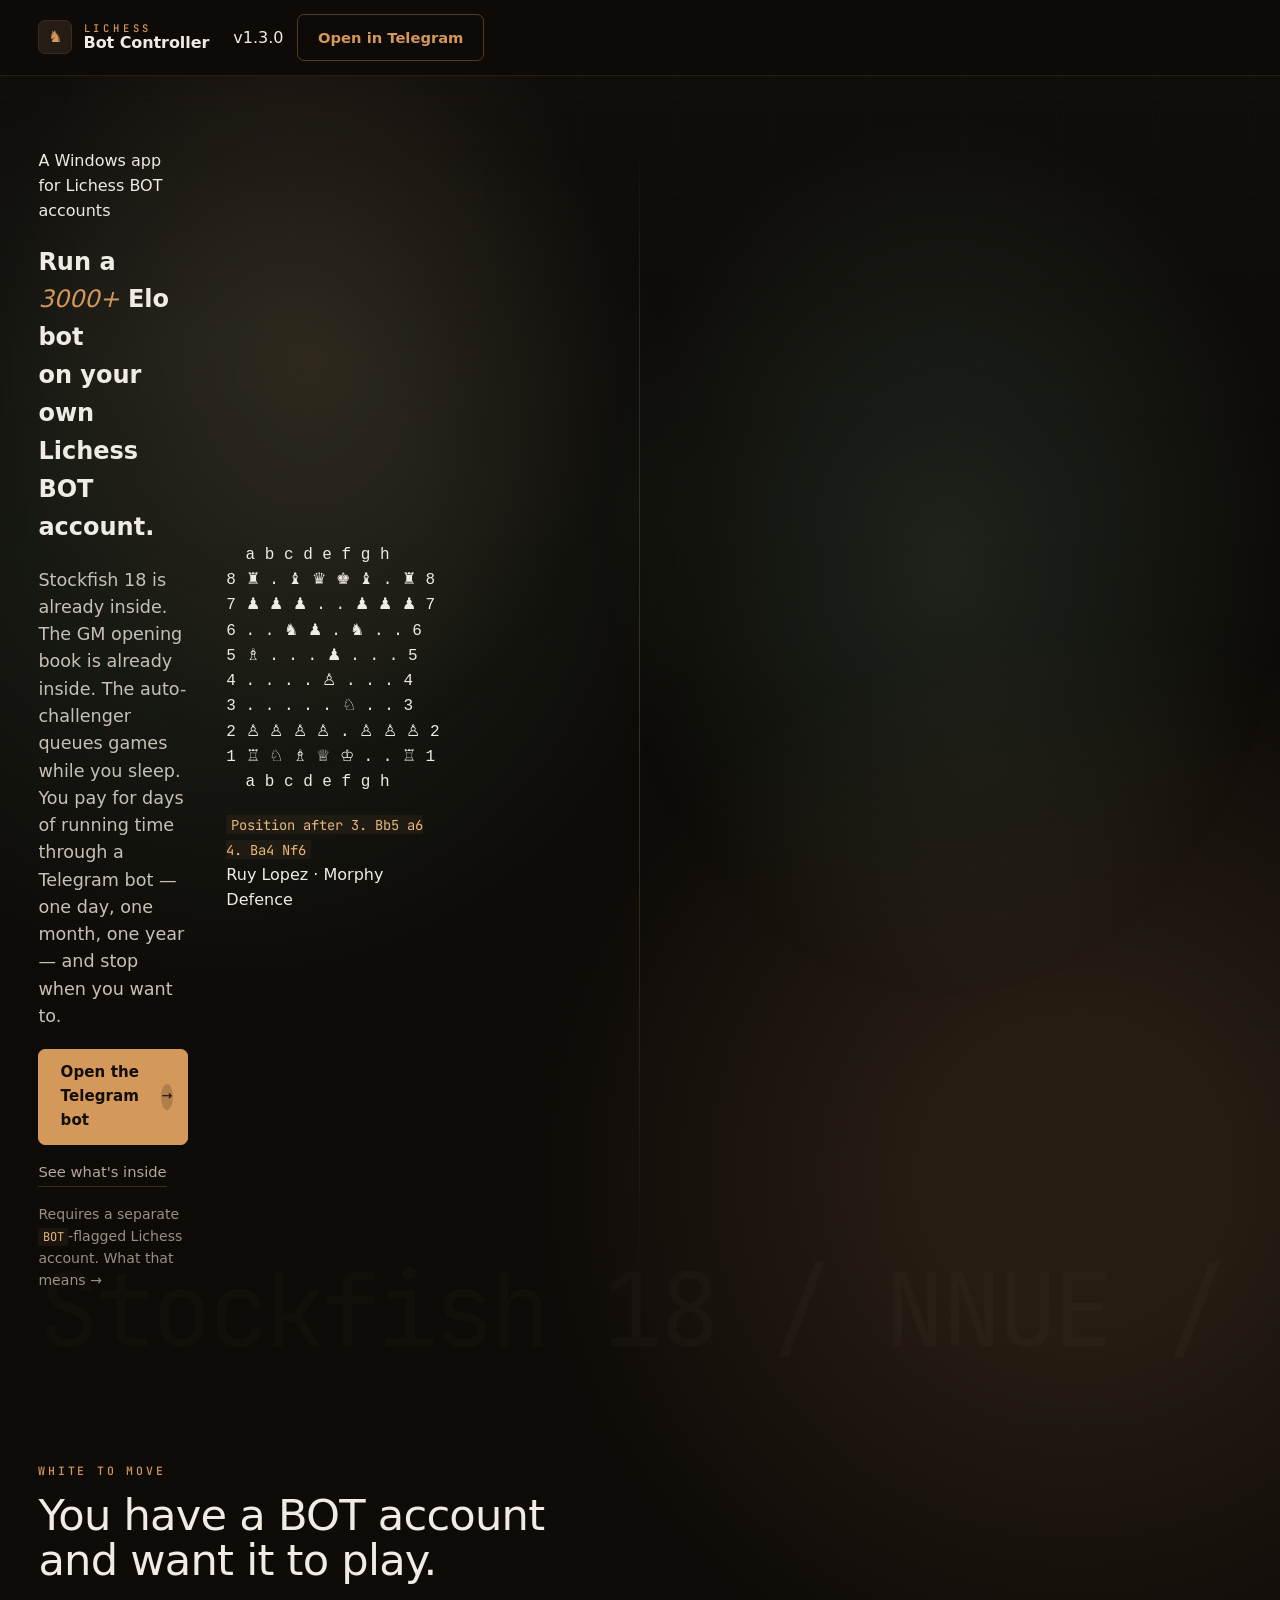
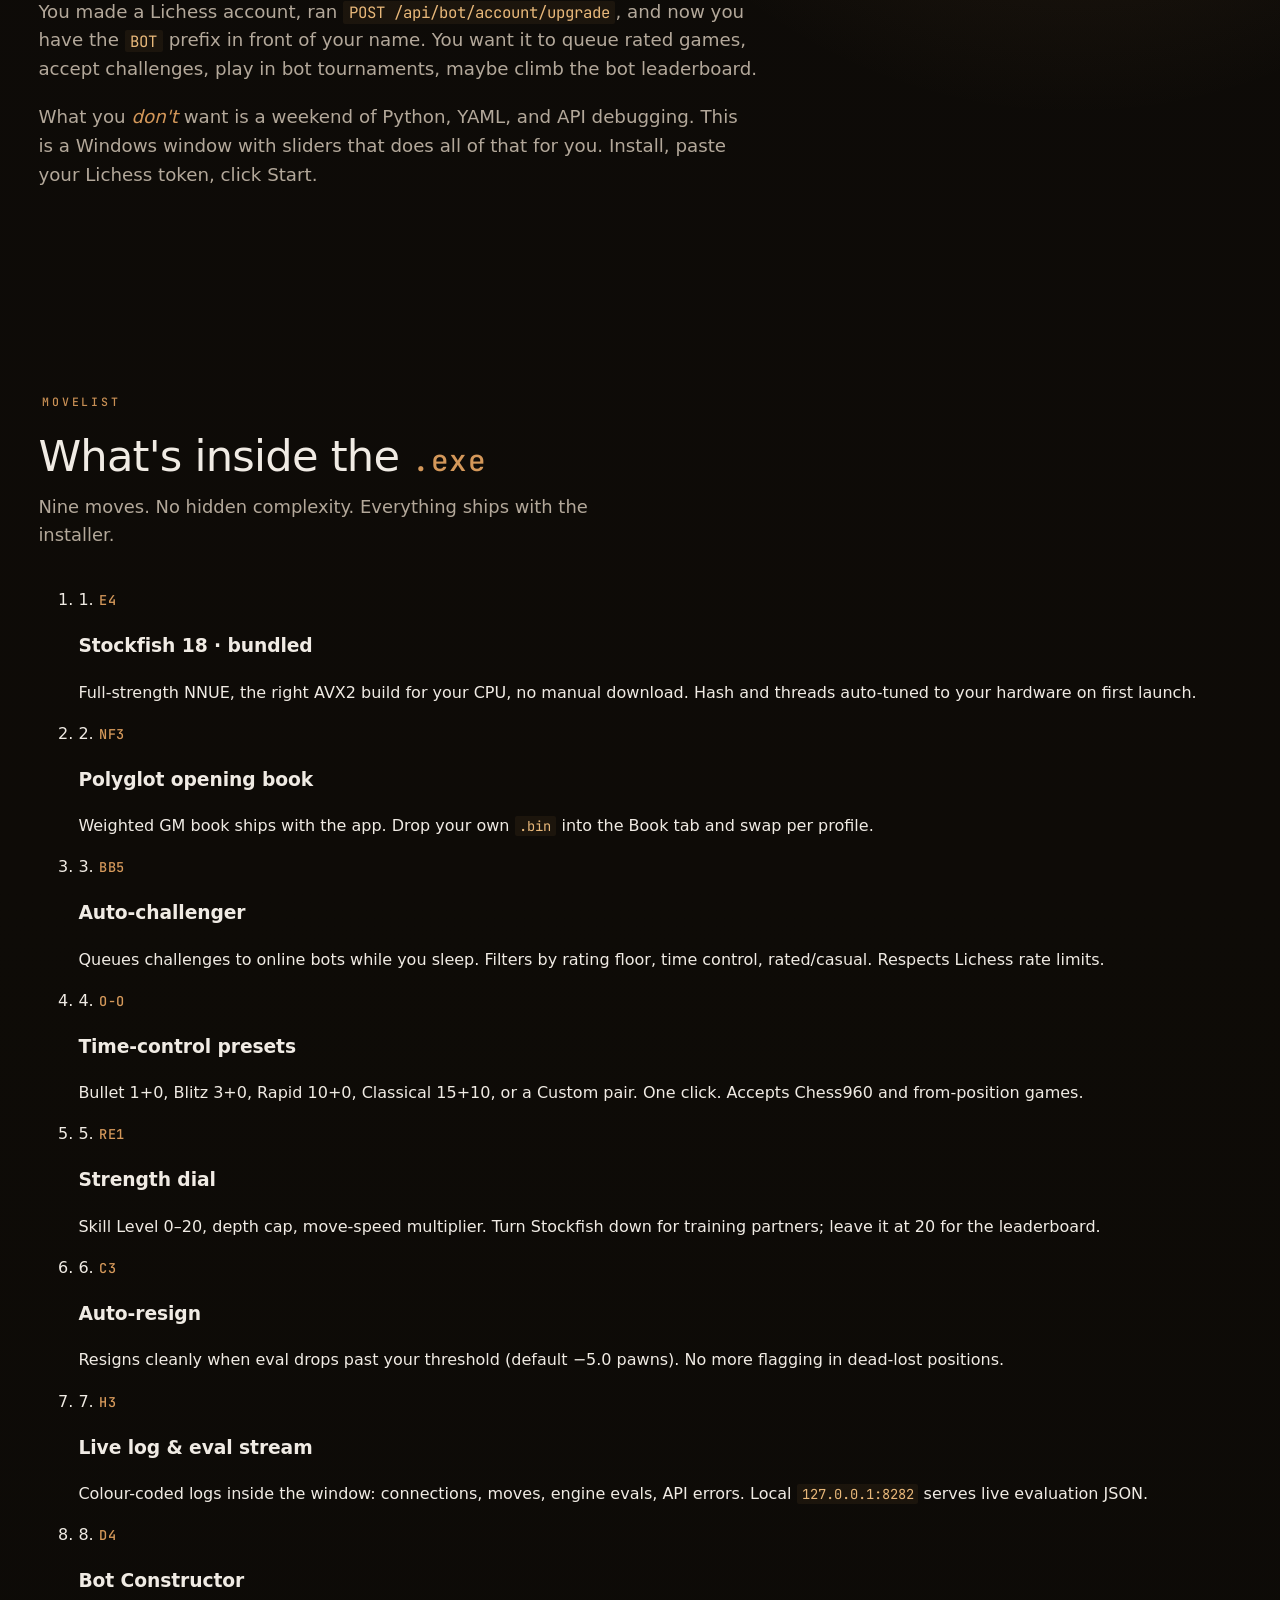
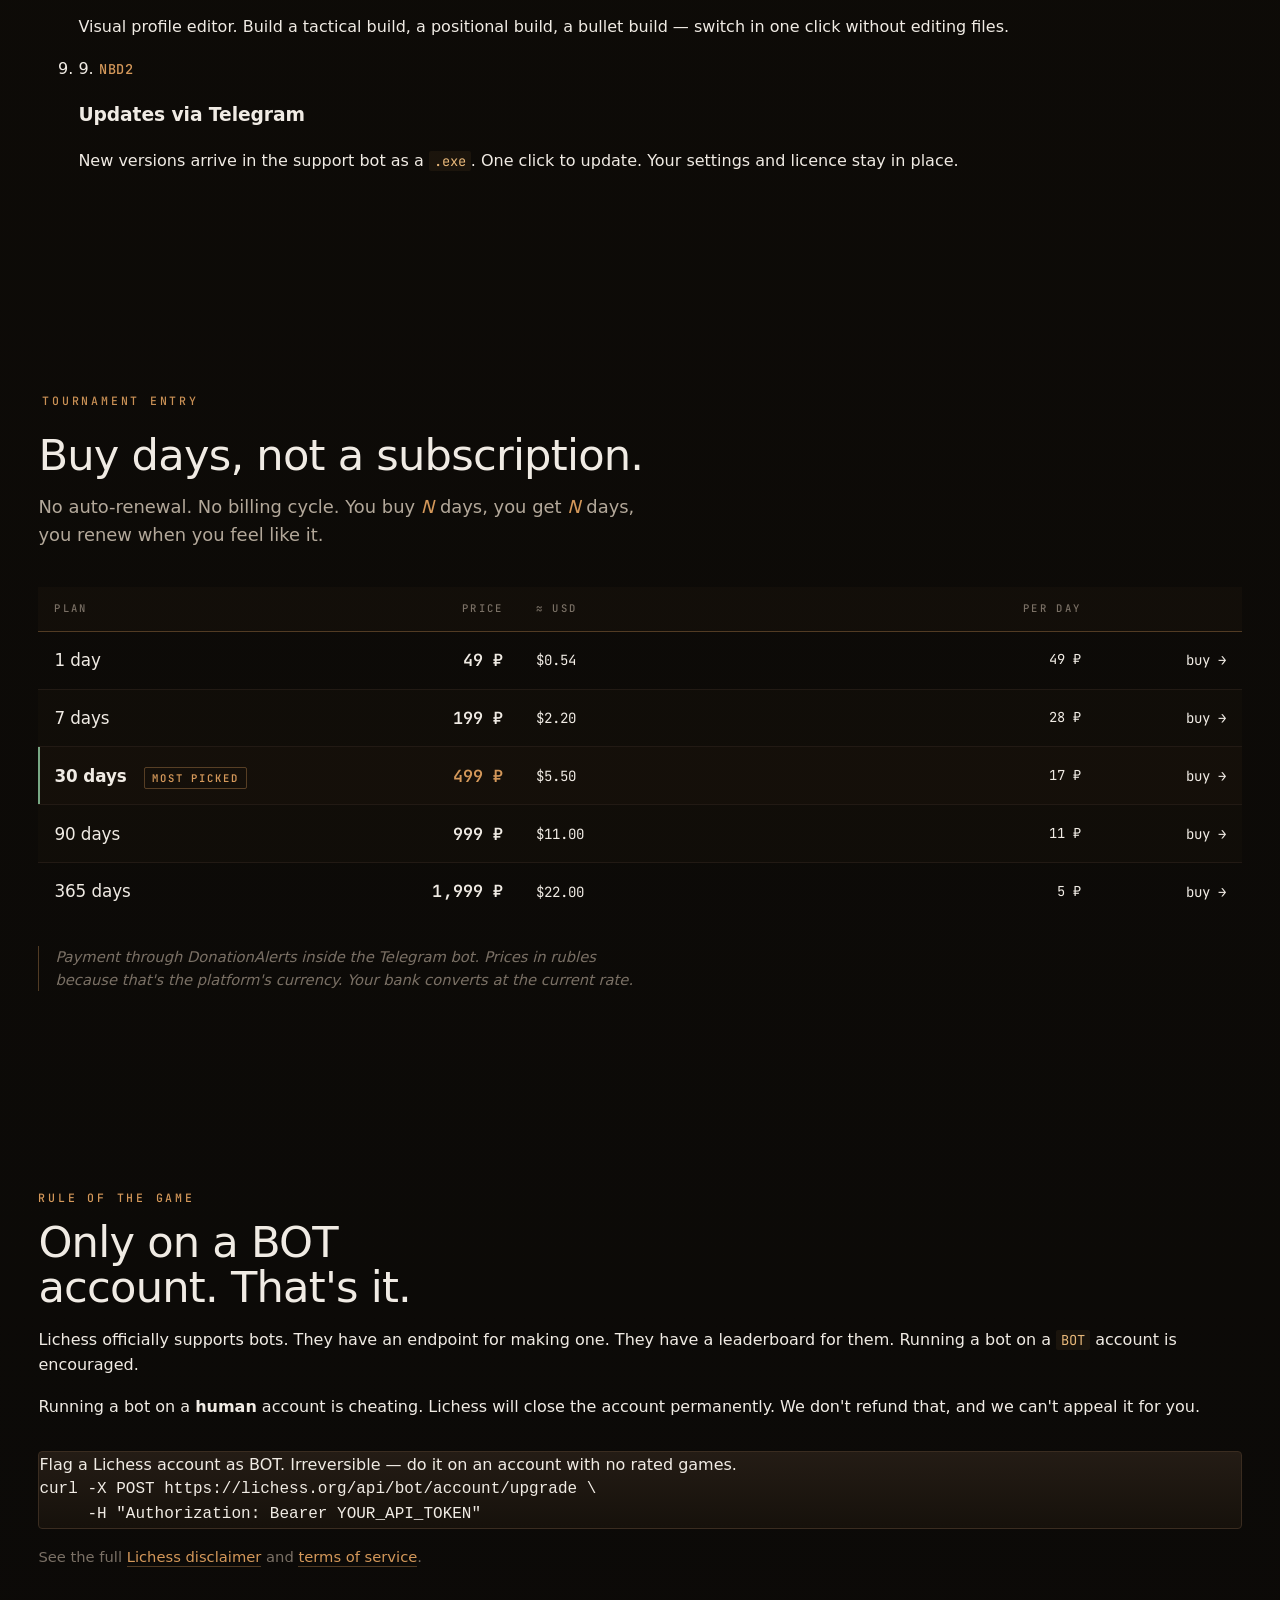
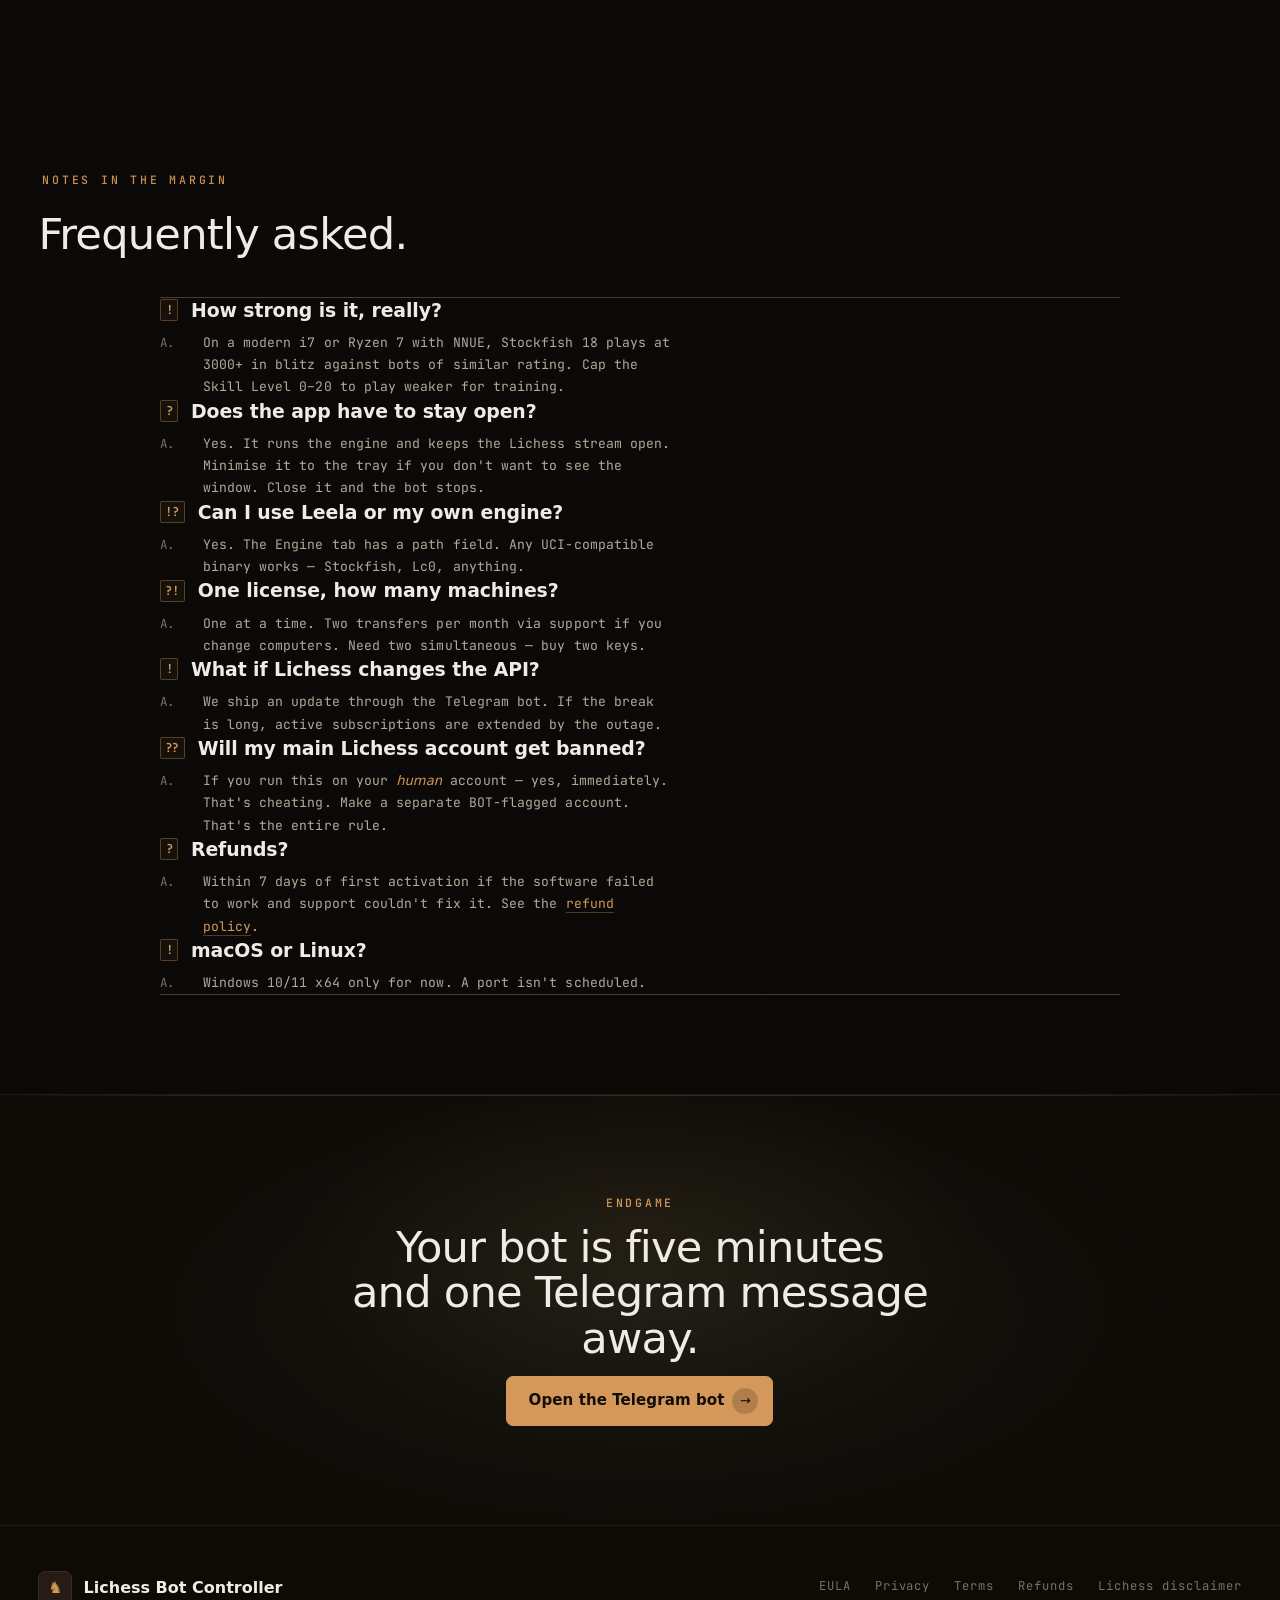
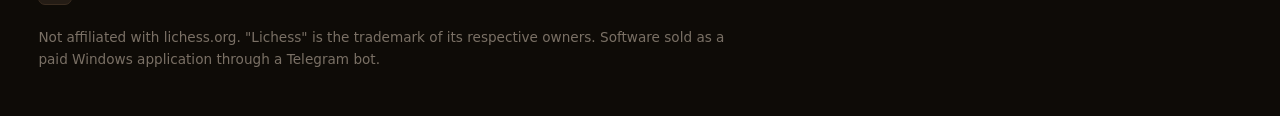
<file: index.legacy.html>
<!doctype html>
<html lang="en">
<head>
<meta charset="utf-8">
<meta name="viewport" content="width=device-width,initial-scale=1">
<title>Lichess Bot Controller</title>
<meta name="description" content="Windows app that runs Stockfish 18 on your Lichess BOT account. Subscribe via Telegram.">
<link rel="preconnect" href="https://fonts.googleapis.com">
<link rel="preconnect" href="https://fonts.gstatic.com" crossorigin>
<link href="https://fonts.googleapis.com/css2?family=Fraunces:ital,opsz,wght@0,9..144,400;0,9..144,500;0,9..144,600;0,9..144,700;1,9..144,400;1,9..144,500&family=Inter:wght@400;500;600;700&family=JetBrains+Mono:wght@400;500;600&display=swap" rel="stylesheet">
<link rel="stylesheet" href="styles.css">
</head>
<body>

<div class="bg-board"></div>

<nav class="topbar">
  <div class="topbar-inner">
    <a href="#" class="brand">
      <span class="brand-glyph">♞</span>
      <span class="brand-wordmark">
        <span class="brand-word">Lichess</span>
        <span class="brand-sub">Bot Controller</span>
      </span>
    </a>
    <div class="topbar-right">
      <span class="clock">v1.3.0</span>
      <a href="https://t.me/LichessBotDownoloaderbot" class="btn-ghost" target="_blank" rel="noopener">Open in Telegram</a>
    </div>
  </div>
  <div class="square-rule"></div>
</nav>

<main>

<section class="hero">
  <div class="wrap hero-grid">
    <div class="hero-col">
      <div class="eyebrow">A Windows app for Lichess BOT accounts</div>
      <h1>
        Run a <em>3000+</em> Elo bot<br>
        on your own Lichess<br>
        BOT account.
      </h1>
      <p class="hero-lede">
        Stockfish 18 is already inside. The GM opening book is already inside. The auto-challenger queues games while you sleep. You pay for days of running time through a Telegram bot — one day, one month, one year — and stop when you want to.
      </p>
      <div class="hero-actions">
        <a href="https://t.me/LichessBotDownoloaderbot" class="btn-primary" target="_blank" rel="noopener">
          Open the Telegram bot
          <span class="arrow">→</span>
        </a>
        <a href="#moves" class="btn-link">See what's inside</a>
      </div>
      <p class="hero-foot">
        Requires a separate <span class="mono">BOT</span>-flagged Lichess account. <a href="#legality">What that means →</a>
      </p>
    </div>

    <div class="hero-col hero-diagram" aria-hidden="true">
<pre class="ascii-board">
  a b c d e f g h
8 ♜ . ♝ ♛ ♚ ♝ . ♜ 8
7 ♟ ♟ ♟ . . ♟ ♟ ♟ 7
6 . . ♞ ♟ . ♞ . . 6
5 ♗ . . . ♟ . . . 5
4 . . . . ♙ . . . 4
3 . . . . . ♘ . . 3
2 ♙ ♙ ♙ ♙ . ♙ ♙ ♙ 2
1 ♖ ♘ ♗ ♕ ♔ . . ♖ 1
  a b c d e f g h
</pre>
      <div class="diagram-caption">
        <span class="mono">Position after 3. Bb5 a6 4. Ba4 Nf6</span><br>
        Ruy Lopez · Morphy Defence
      </div>
    </div>
  </div>
  <div class="square-rule"></div>
</section>

<section class="about">
  <div class="wrap two-col">
    <div>
      <div class="label">White to move</div>
      <h2>You have a BOT account<br>and want it to play.</h2>
    </div>
    <div class="about-body">
      <p>
        You made a Lichess account, ran <code>POST /api/bot/account/upgrade</code>, and now you have the <span class="mono">BOT</span> prefix in front of your name. You want it to queue rated games, accept challenges, play in bot tournaments, maybe climb the bot leaderboard.
      </p>
      <p>
        What you <em>don't</em> want is a weekend of Python, YAML, and API debugging. This is a Windows window with sliders that does all of that for you. Install, paste your Lichess token, click Start.
      </p>
    </div>
  </div>
  <div class="square-rule"></div>
</section>

<section id="moves" class="moves">
  <div class="wrap">
    <div class="section-head">
      <div class="label">Movelist</div>
      <h2>What's inside the <span class="sh">.exe</span></h2>
      <p class="section-lede">Nine moves. No hidden complexity. Everything ships with the installer.</p>
    </div>

    <ol class="move-list">
      <li>
        <span class="move-num">1.</span>
        <span class="move-san">e4</span>
        <div class="move-body">
          <h3>Stockfish 18 · bundled</h3>
          <p>Full-strength NNUE, the right AVX2 build for your CPU, no manual download. Hash and threads auto-tuned to your hardware on first launch.</p>
        </div>
      </li>
      <li>
        <span class="move-num">2.</span>
        <span class="move-san">Nf3</span>
        <div class="move-body">
          <h3>Polyglot opening book</h3>
          <p>Weighted GM book ships with the app. Drop your own <code>.bin</code> into the Book tab and swap per profile.</p>
        </div>
      </li>
      <li>
        <span class="move-num">3.</span>
        <span class="move-san">Bb5</span>
        <div class="move-body">
          <h3>Auto-challenger</h3>
          <p>Queues challenges to online bots while you sleep. Filters by rating floor, time control, rated/casual. Respects Lichess rate limits.</p>
        </div>
      </li>
      <li>
        <span class="move-num">4.</span>
        <span class="move-san">O-O</span>
        <div class="move-body">
          <h3>Time-control presets</h3>
          <p>Bullet 1+0, Blitz 3+0, Rapid 10+0, Classical 15+10, or a Custom pair. One click. Accepts Chess960 and from-position games.</p>
        </div>
      </li>
      <li>
        <span class="move-num">5.</span>
        <span class="move-san">Re1</span>
        <div class="move-body">
          <h3>Strength dial</h3>
          <p>Skill Level 0–20, depth cap, move-speed multiplier. Turn Stockfish down for training partners; leave it at 20 for the leaderboard.</p>
        </div>
      </li>
      <li>
        <span class="move-num">6.</span>
        <span class="move-san">c3</span>
        <div class="move-body">
          <h3>Auto-resign</h3>
          <p>Resigns cleanly when eval drops past your threshold (default −5.0 pawns). No more flagging in dead-lost positions.</p>
        </div>
      </li>
      <li>
        <span class="move-num">7.</span>
        <span class="move-san">h3</span>
        <div class="move-body">
          <h3>Live log &amp; eval stream</h3>
          <p>Colour-coded logs inside the window: connections, moves, engine evals, API errors. Local <code>127.0.0.1:8282</code> serves live evaluation JSON.</p>
        </div>
      </li>
      <li>
        <span class="move-num">8.</span>
        <span class="move-san">d4</span>
        <div class="move-body">
          <h3>Bot Constructor</h3>
          <p>Visual profile editor. Build a tactical build, a positional build, a bullet build — switch in one click without editing files.</p>
        </div>
      </li>
      <li>
        <span class="move-num">9.</span>
        <span class="move-san">Nbd2</span>
        <div class="move-body">
          <h3>Updates via Telegram</h3>
          <p>New versions arrive in the support bot as a <code>.exe</code>. One click to update. Your settings and licence stay in place.</p>
        </div>
      </li>
    </ol>
  </div>
  <div class="square-rule"></div>
</section>

<section id="pricing" class="pricing">
  <div class="wrap">
    <div class="section-head">
      <div class="label">Tournament entry</div>
      <h2>Buy days, not a subscription.</h2>
      <p class="section-lede">No auto-renewal. No billing cycle. You buy <em>N</em> days, you get <em>N</em> days, you renew when you feel like it.</p>
    </div>

    <table class="crosstable">
      <thead>
        <tr>
          <th class="col-plan">Plan</th>
          <th class="col-price">Price</th>
          <th class="col-usd">≈ USD</th>
          <th class="col-day">Per day</th>
          <th class="col-act"></th>
        </tr>
      </thead>
      <tbody>
        <tr>
          <td class="col-plan">1 day</td>
          <td class="col-price">49 ₽</td>
          <td class="col-usd">$0.54</td>
          <td class="col-day">49 ₽</td>
          <td class="col-act"><a href="https://t.me/LichessBotDownoloaderbot" target="_blank" rel="noopener">buy →</a></td>
        </tr>
        <tr>
          <td class="col-plan">7 days</td>
          <td class="col-price">199 ₽</td>
          <td class="col-usd">$2.20</td>
          <td class="col-day">28 ₽</td>
          <td class="col-act"><a href="https://t.me/LichessBotDownoloaderbot" target="_blank" rel="noopener">buy →</a></td>
        </tr>
        <tr class="row-hi">
          <td class="col-plan">30 days <span class="pick">most picked</span></td>
          <td class="col-price">499 ₽</td>
          <td class="col-usd">$5.50</td>
          <td class="col-day">17 ₽</td>
          <td class="col-act"><a href="https://t.me/LichessBotDownoloaderbot" target="_blank" rel="noopener">buy →</a></td>
        </tr>
        <tr>
          <td class="col-plan">90 days</td>
          <td class="col-price">999 ₽</td>
          <td class="col-usd">$11.00</td>
          <td class="col-day">11 ₽</td>
          <td class="col-act"><a href="https://t.me/LichessBotDownoloaderbot" target="_blank" rel="noopener">buy →</a></td>
        </tr>
        <tr>
          <td class="col-plan">365 days</td>
          <td class="col-price">1,999 ₽</td>
          <td class="col-usd">$22.00</td>
          <td class="col-day">5 ₽</td>
          <td class="col-act"><a href="https://t.me/LichessBotDownoloaderbot" target="_blank" rel="noopener">buy →</a></td>
        </tr>
      </tbody>
    </table>
    <p class="note">Payment through DonationAlerts inside the Telegram bot. Prices in rubles because that's the platform's currency. Your bank converts at the current rate.</p>
  </div>
  <div class="square-rule"></div>
</section>

<section id="legality" class="legality">
  <div class="wrap two-col">
    <div>
      <div class="label">Rule of the game</div>
      <h2>Only on a BOT<br>account. That's it.</h2>
    </div>
    <div class="legality-body">
      <p>
        Lichess officially supports bots. They have an endpoint for making one. They have a leaderboard for them. Running a bot on a <span class="mono">BOT</span> account is encouraged.
      </p>
      <p>
        Running a bot on a <strong>human</strong> account is cheating. Lichess will close the account permanently. We don't refund that, and we can't appeal it for you.
      </p>
      <figure class="code">
        <figcaption>Flag a Lichess account as BOT. Irreversible — do it on an account with no rated games.</figcaption>
<pre>curl -X POST https://lichess.org/api/bot/account/upgrade \
     -H "Authorization: Bearer YOUR_API_TOKEN"</pre>
      </figure>
      <p class="foot">
        See the full <a href="legal/lichess-disclaimer.html">Lichess disclaimer</a> and <a href="legal/terms.html">terms of service</a>.
      </p>
    </div>
  </div>
  <div class="square-rule"></div>
</section>

<section id="faq" class="faq">
  <div class="wrap">
    <div class="section-head">
      <div class="label">Notes in the margin</div>
      <h2>Frequently asked.</h2>
    </div>

    <dl class="faq-list">
      <dt><span class="sym">!</span> How strong is it, really?</dt>
      <dd>On a modern i7 or Ryzen 7 with NNUE, Stockfish 18 plays at 3000+ in blitz against bots of similar rating. Cap the Skill Level 0–20 to play weaker for training.</dd>

      <dt><span class="sym">?</span> Does the app have to stay open?</dt>
      <dd>Yes. It runs the engine and keeps the Lichess stream open. Minimise it to the tray if you don't want to see the window. Close it and the bot stops.</dd>

      <dt><span class="sym">!?</span> Can I use Leela or my own engine?</dt>
      <dd>Yes. The Engine tab has a path field. Any UCI-compatible binary works — Stockfish, Lc0, anything.</dd>

      <dt><span class="sym">?!</span> One license, how many machines?</dt>
      <dd>One at a time. Two transfers per month via support if you change computers. Need two simultaneous — buy two keys.</dd>

      <dt><span class="sym">!</span> What if Lichess changes the API?</dt>
      <dd>We ship an update through the Telegram bot. If the break is long, active subscriptions are extended by the outage.</dd>

      <dt><span class="sym">??</span> Will my main Lichess account get banned?</dt>
      <dd>If you run this on your <em>human</em> account — yes, immediately. That's cheating. Make a separate BOT-flagged account. That's the entire rule.</dd>

      <dt><span class="sym">?</span> Refunds?</dt>
      <dd>Within 7 days of first activation if the software failed to work and support couldn't fix it. See the <a href="legal/refund.html">refund policy</a>.</dd>

      <dt><span class="sym">!</span> macOS or Linux?</dt>
      <dd>Windows 10/11 x64 only for now. A port isn't scheduled.</dd>
    </dl>
  </div>
  <div class="square-rule"></div>
</section>

<section class="endgame">
  <div class="wrap endgame-inner">
    <div class="label">Endgame</div>
    <h2>Your bot is five minutes<br>and one Telegram message<br>away.</h2>
    <a href="https://t.me/LichessBotDownoloaderbot" class="btn-primary" target="_blank" rel="noopener">
      Open the Telegram bot
      <span class="arrow">→</span>
    </a>
  </div>
</section>

</main>

<footer>
  <div class="wrap footer-inner">
    <div class="footer-brand">
      <span class="brand-glyph">♞</span>
      Lichess Bot Controller
    </div>
    <nav class="footer-nav" aria-label="Legal">
      <a href="legal/eula.html">EULA</a>
      <a href="legal/privacy.html">Privacy</a>
      <a href="legal/terms.html">Terms</a>
      <a href="legal/refund.html">Refunds</a>
      <a href="legal/lichess-disclaimer.html">Lichess disclaimer</a>
    </nav>
    <p class="footer-note">
      Not affiliated with lichess.org. "Lichess" is the trademark of its respective owners. Software sold as a paid Windows application through a Telegram bot.
    </p>
  </div>
</footer>

</body>
</html>
</file>
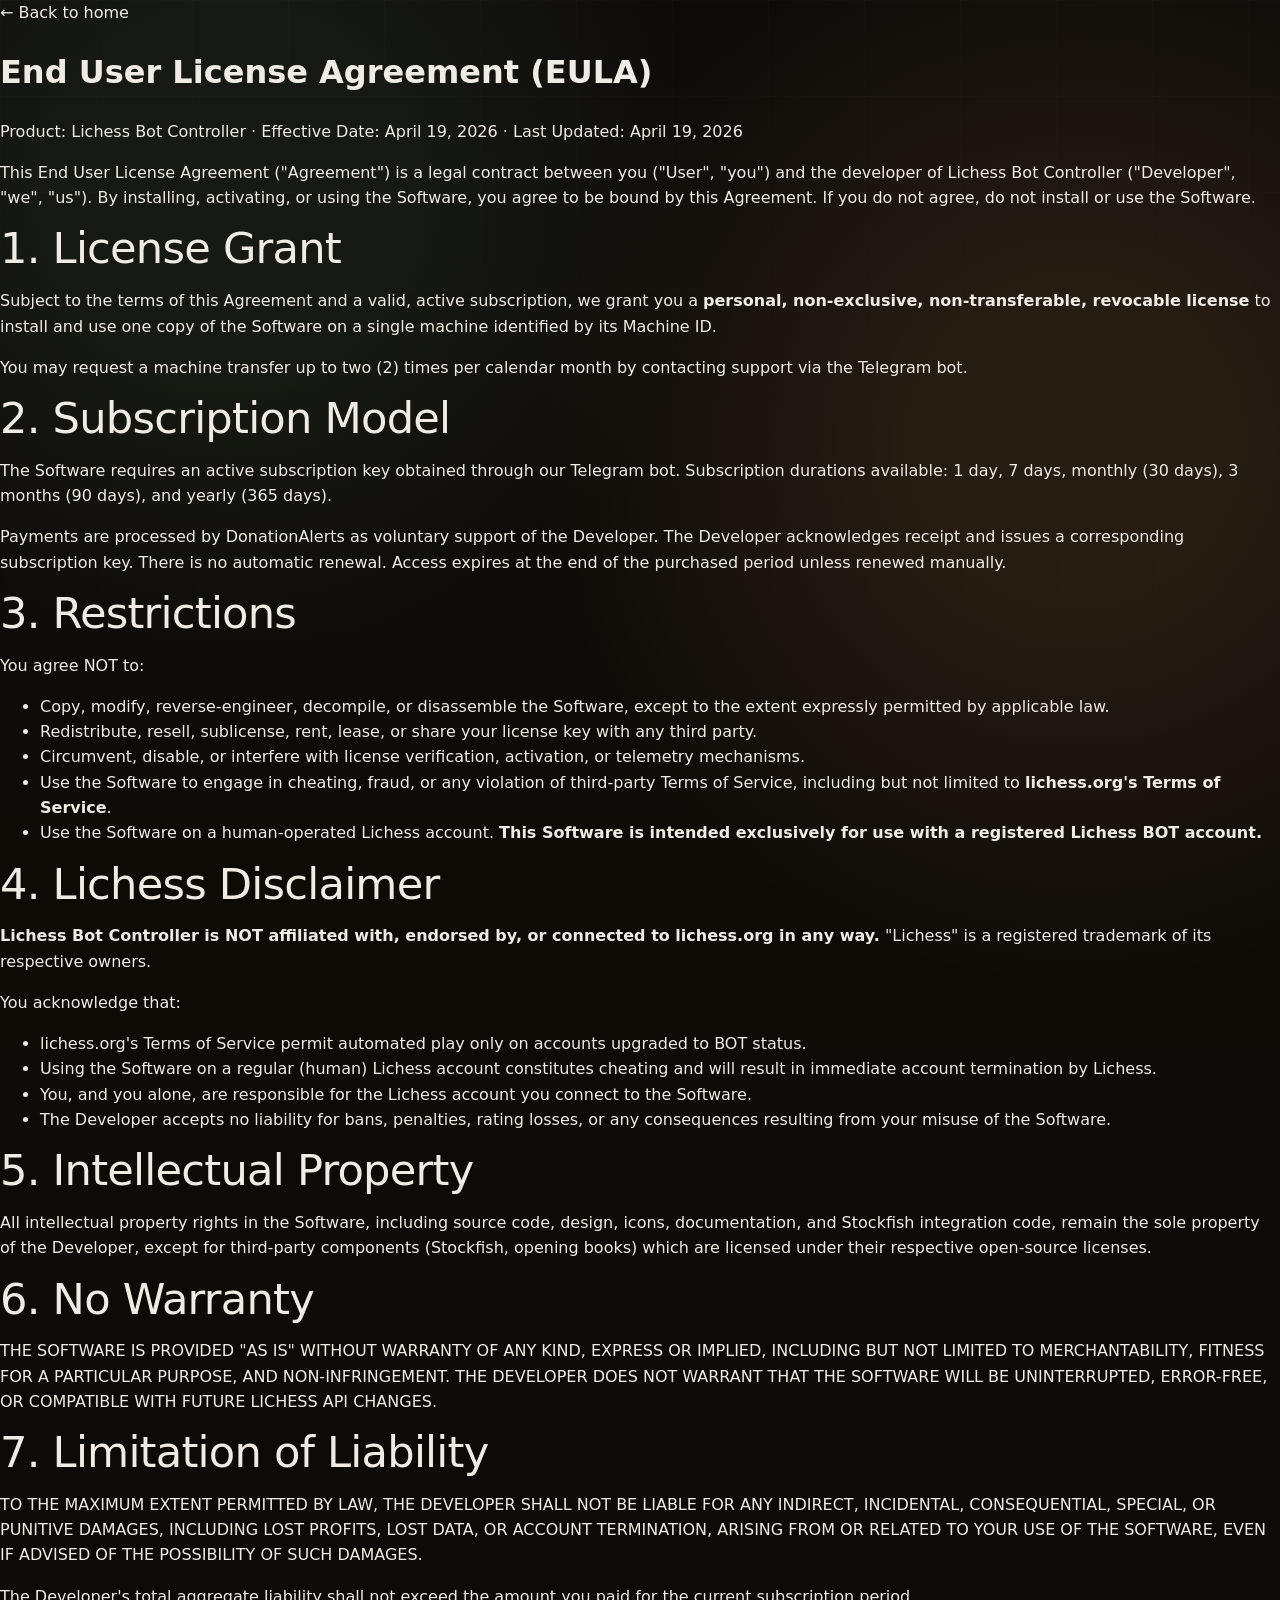
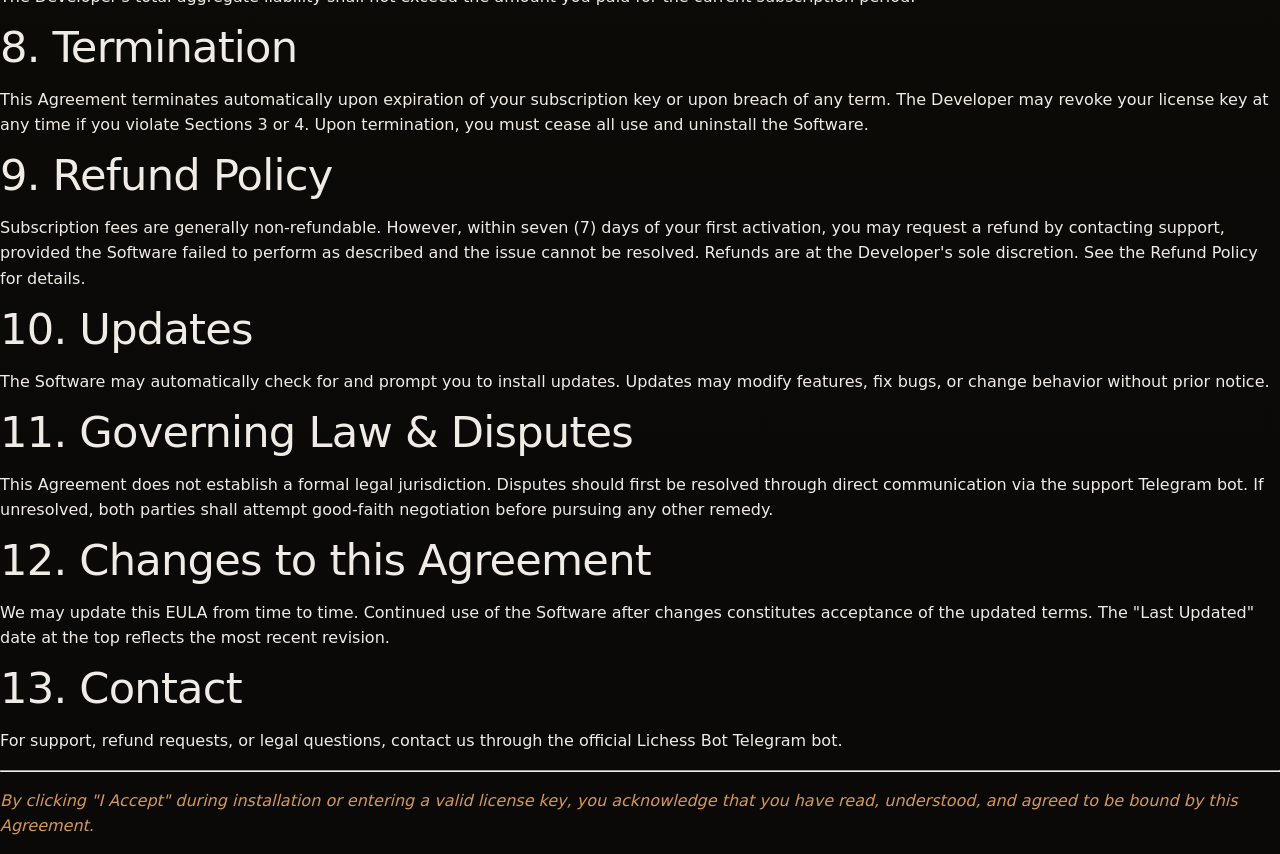
<file: legal/eula.html>
<!doctype html>
<html lang="en">
<head>
<meta charset="utf-8">
<meta name="viewport" content="width=device-width, initial-scale=1">
<title>EULA — Lichess Bot Controller</title>
<meta name="robots" content="index, follow">
<link rel="preconnect" href="https://fonts.googleapis.com">
<link rel="preconnect" href="https://fonts.gstatic.com" crossorigin>
<link href="https://fonts.googleapis.com/css2?family=Cormorant+Garamond:wght@400;500;600;700&family=Inter:wght@300;400;500;600;700&display=swap" rel="stylesheet">
<link rel="stylesheet" href="../styles.css">
</head>
<body>
<main class="legal">
  <a class="legal__back" href="../index.html">← Back to home</a>

  <h1>End User License Agreement (EULA)</h1>
  <p class="legal__meta">Product: Lichess Bot Controller · Effective Date: April 19, 2026 · Last Updated: April 19, 2026</p>

  <p>This End User License Agreement ("Agreement") is a legal contract between you ("User", "you") and the developer of Lichess Bot Controller ("Developer", "we", "us"). By installing, activating, or using the Software, you agree to be bound by this Agreement. If you do not agree, do not install or use the Software.</p>

  <h2>1. License Grant</h2>
  <p>Subject to the terms of this Agreement and a valid, active subscription, we grant you a <strong>personal, non-exclusive, non-transferable, revocable license</strong> to install and use one copy of the Software on a single machine identified by its Machine ID.</p>
  <p>You may request a machine transfer up to two (2) times per calendar month by contacting support via the Telegram bot.</p>

  <h2>2. Subscription Model</h2>
  <p>The Software requires an active subscription key obtained through our Telegram bot. Subscription durations available: 1 day, 7 days, monthly (30 days), 3 months (90 days), and yearly (365 days).</p>
  <p>Payments are processed by DonationAlerts as voluntary support of the Developer. The Developer acknowledges receipt and issues a corresponding subscription key. There is no automatic renewal. Access expires at the end of the purchased period unless renewed manually.</p>

  <h2>3. Restrictions</h2>
  <p>You agree NOT to:</p>
  <ul>
    <li>Copy, modify, reverse-engineer, decompile, or disassemble the Software, except to the extent expressly permitted by applicable law.</li>
    <li>Redistribute, resell, sublicense, rent, lease, or share your license key with any third party.</li>
    <li>Circumvent, disable, or interfere with license verification, activation, or telemetry mechanisms.</li>
    <li>Use the Software to engage in cheating, fraud, or any violation of third-party Terms of Service, including but not limited to <strong>lichess.org's Terms of Service</strong>.</li>
    <li>Use the Software on a human-operated Lichess account. <strong>This Software is intended exclusively for use with a registered Lichess BOT account.</strong></li>
  </ul>

  <h2>4. Lichess Disclaimer</h2>
  <div class="legal__callout">
    <p><strong>Lichess Bot Controller is NOT affiliated with, endorsed by, or connected to lichess.org in any way.</strong> "Lichess" is a registered trademark of its respective owners.</p>
  </div>
  <p>You acknowledge that:</p>
  <ul>
    <li>lichess.org's Terms of Service permit automated play only on accounts upgraded to BOT status.</li>
    <li>Using the Software on a regular (human) Lichess account constitutes cheating and will result in immediate account termination by Lichess.</li>
    <li>You, and you alone, are responsible for the Lichess account you connect to the Software.</li>
    <li>The Developer accepts no liability for bans, penalties, rating losses, or any consequences resulting from your misuse of the Software.</li>
  </ul>

  <h2>5. Intellectual Property</h2>
  <p>All intellectual property rights in the Software, including source code, design, icons, documentation, and Stockfish integration code, remain the sole property of the Developer, except for third-party components (Stockfish, opening books) which are licensed under their respective open-source licenses.</p>

  <h2>6. No Warranty</h2>
  <p>THE SOFTWARE IS PROVIDED "AS IS" WITHOUT WARRANTY OF ANY KIND, EXPRESS OR IMPLIED, INCLUDING BUT NOT LIMITED TO MERCHANTABILITY, FITNESS FOR A PARTICULAR PURPOSE, AND NON-INFRINGEMENT. THE DEVELOPER DOES NOT WARRANT THAT THE SOFTWARE WILL BE UNINTERRUPTED, ERROR-FREE, OR COMPATIBLE WITH FUTURE LICHESS API CHANGES.</p>

  <h2>7. Limitation of Liability</h2>
  <p>TO THE MAXIMUM EXTENT PERMITTED BY LAW, THE DEVELOPER SHALL NOT BE LIABLE FOR ANY INDIRECT, INCIDENTAL, CONSEQUENTIAL, SPECIAL, OR PUNITIVE DAMAGES, INCLUDING LOST PROFITS, LOST DATA, OR ACCOUNT TERMINATION, ARISING FROM OR RELATED TO YOUR USE OF THE SOFTWARE, EVEN IF ADVISED OF THE POSSIBILITY OF SUCH DAMAGES.</p>
  <p>The Developer's total aggregate liability shall not exceed the amount you paid for the current subscription period.</p>

  <h2>8. Termination</h2>
  <p>This Agreement terminates automatically upon expiration of your subscription key or upon breach of any term. The Developer may revoke your license key at any time if you violate Sections 3 or 4. Upon termination, you must cease all use and uninstall the Software.</p>

  <h2>9. Refund Policy</h2>
  <p>Subscription fees are generally non-refundable. However, within seven (7) days of your first activation, you may request a refund by contacting support, provided the Software failed to perform as described and the issue cannot be resolved. Refunds are at the Developer's sole discretion. See the <a href="refund.html">Refund Policy</a> for details.</p>

  <h2>10. Updates</h2>
  <p>The Software may automatically check for and prompt you to install updates. Updates may modify features, fix bugs, or change behavior without prior notice.</p>

  <h2>11. Governing Law & Disputes</h2>
  <p>This Agreement does not establish a formal legal jurisdiction. Disputes should first be resolved through direct communication via the support Telegram bot. If unresolved, both parties shall attempt good-faith negotiation before pursuing any other remedy.</p>

  <h2>12. Changes to this Agreement</h2>
  <p>We may update this EULA from time to time. Continued use of the Software after changes constitutes acceptance of the updated terms. The "Last Updated" date at the top reflects the most recent revision.</p>

  <h2>13. Contact</h2>
  <p>For support, refund requests, or legal questions, contact us through the official Lichess Bot Telegram bot.</p>

  <hr>
  <p><em>By clicking "I Accept" during installation or entering a valid license key, you acknowledge that you have read, understood, and agreed to be bound by this Agreement.</em></p>
</main>
</body>
</html>
</file>
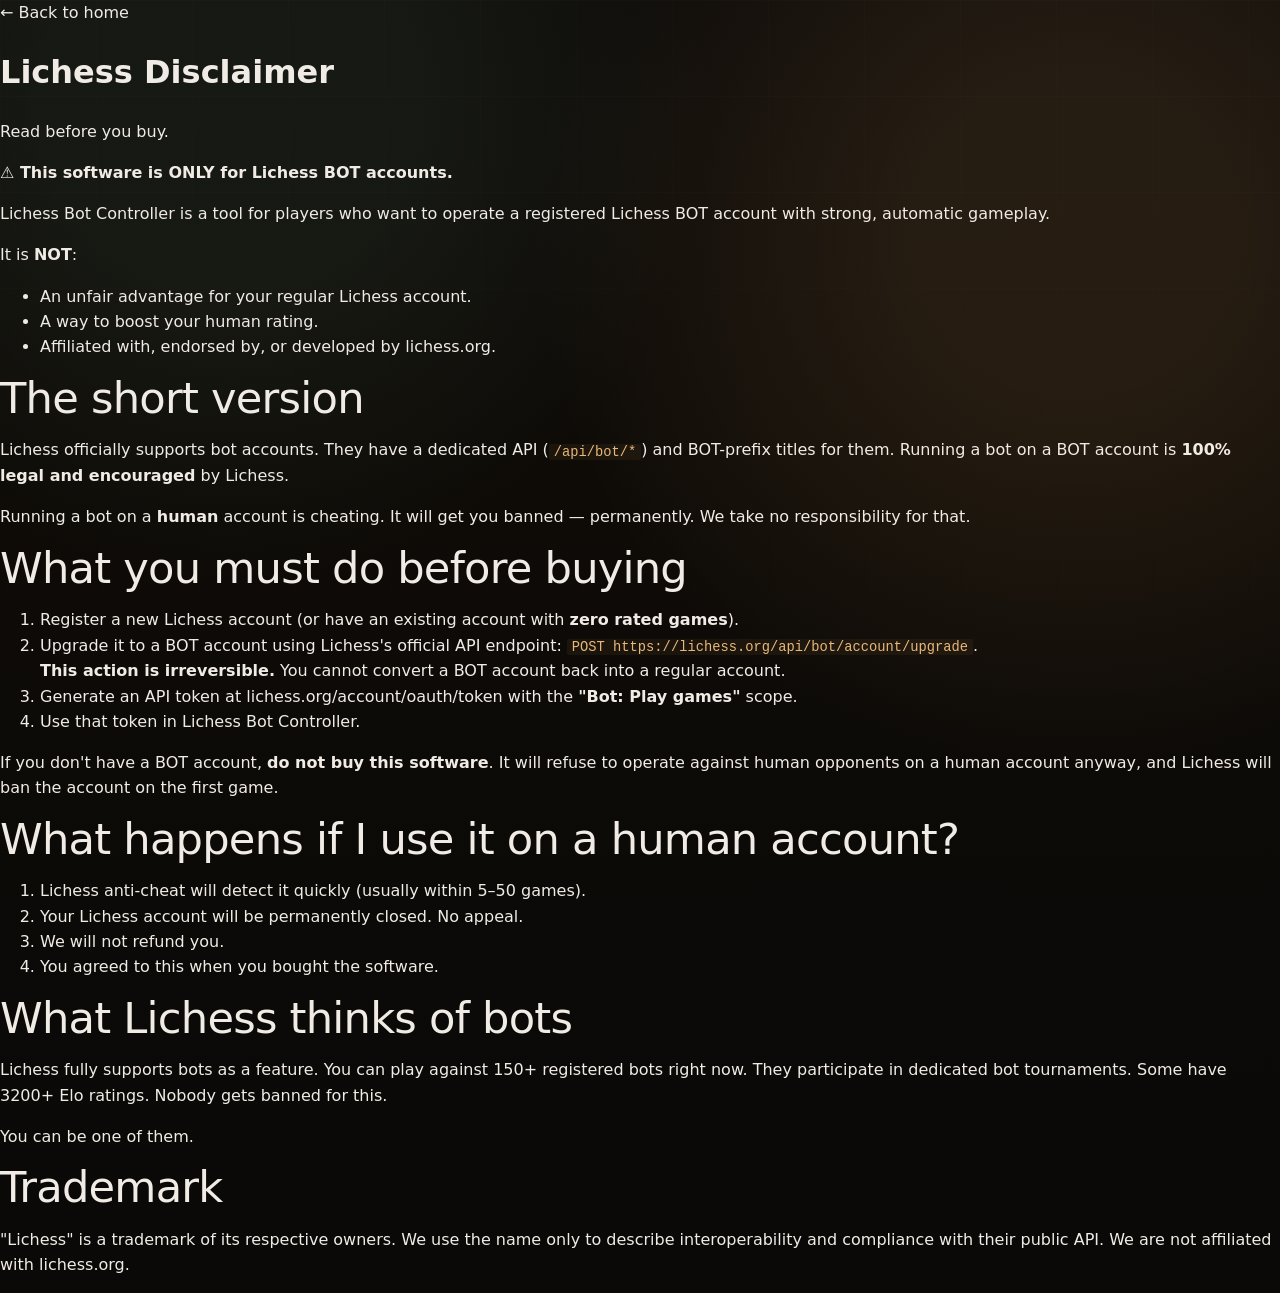
<file: legal/lichess-disclaimer.html>
<!doctype html>
<html lang="en">
<head>
<meta charset="utf-8">
<meta name="viewport" content="width=device-width, initial-scale=1">
<title>Lichess Disclaimer — Lichess Bot Controller</title>
<link rel="preconnect" href="https://fonts.googleapis.com">
<link rel="preconnect" href="https://fonts.gstatic.com" crossorigin>
<link href="https://fonts.googleapis.com/css2?family=Cormorant+Garamond:wght@400;500;600;700&family=Inter:wght@300;400;500;600;700&display=swap" rel="stylesheet">
<link rel="stylesheet" href="../styles.css">
</head>
<body>
<main class="legal">
  <a class="legal__back" href="../index.html">← Back to home</a>
  <h1>Lichess Disclaimer</h1>
  <p class="legal__meta">Read before you buy.</p>

  <div class="legal__callout">
    <p><strong>⚠ This software is ONLY for Lichess BOT accounts.</strong></p>
    <p>Lichess Bot Controller is a tool for players who want to operate a registered Lichess BOT account with strong, automatic gameplay.</p>
  </div>

  <p>It is <strong>NOT</strong>:</p>
  <ul>
    <li>An unfair advantage for your regular Lichess account.</li>
    <li>A way to boost your human rating.</li>
    <li>Affiliated with, endorsed by, or developed by lichess.org.</li>
  </ul>

  <h2>The short version</h2>
  <p>Lichess officially supports bot accounts. They have a dedicated API (<code>/api/bot/*</code>) and BOT-prefix titles for them. Running a bot on a BOT account is <strong>100% legal and encouraged</strong> by Lichess.</p>
  <p>Running a bot on a <strong>human</strong> account is cheating. It will get you banned — permanently. We take no responsibility for that.</p>

  <h2>What you must do before buying</h2>
  <ol>
    <li>Register a new Lichess account (or have an existing account with <strong>zero rated games</strong>).</li>
    <li>Upgrade it to a BOT account using Lichess's official API endpoint: <code>POST https://lichess.org/api/bot/account/upgrade</code>.<br>
      <strong>This action is irreversible.</strong> You cannot convert a BOT account back into a regular account.</li>
    <li>Generate an API token at <a href="https://lichess.org/account/oauth/token" target="_blank" rel="noopener">lichess.org/account/oauth/token</a> with the <strong>"Bot: Play games"</strong> scope.</li>
    <li>Use that token in Lichess Bot Controller.</li>
  </ol>
  <p>If you don't have a BOT account, <strong>do not buy this software</strong>. It will refuse to operate against human opponents on a human account anyway, and Lichess will ban the account on the first game.</p>

  <h2>What happens if I use it on a human account?</h2>
  <ol>
    <li>Lichess anti-cheat will detect it quickly (usually within 5–50 games).</li>
    <li>Your Lichess account will be permanently closed. No appeal.</li>
    <li>We will not refund you.</li>
    <li>You agreed to this when you bought the software.</li>
  </ol>

  <h2>What Lichess thinks of bots</h2>
  <p>Lichess fully supports bots as a feature. You can play against 150+ registered bots right now. They participate in dedicated bot tournaments. Some have 3200+ Elo ratings. Nobody gets banned for this.</p>
  <p>You can be one of them.</p>

  <h2>Trademark</h2>
  <p>"Lichess" is a trademark of its respective owners. We use the name only to describe interoperability and compliance with their public API. We are not affiliated with lichess.org.</p>
</main>
</body>
</html>
</file>
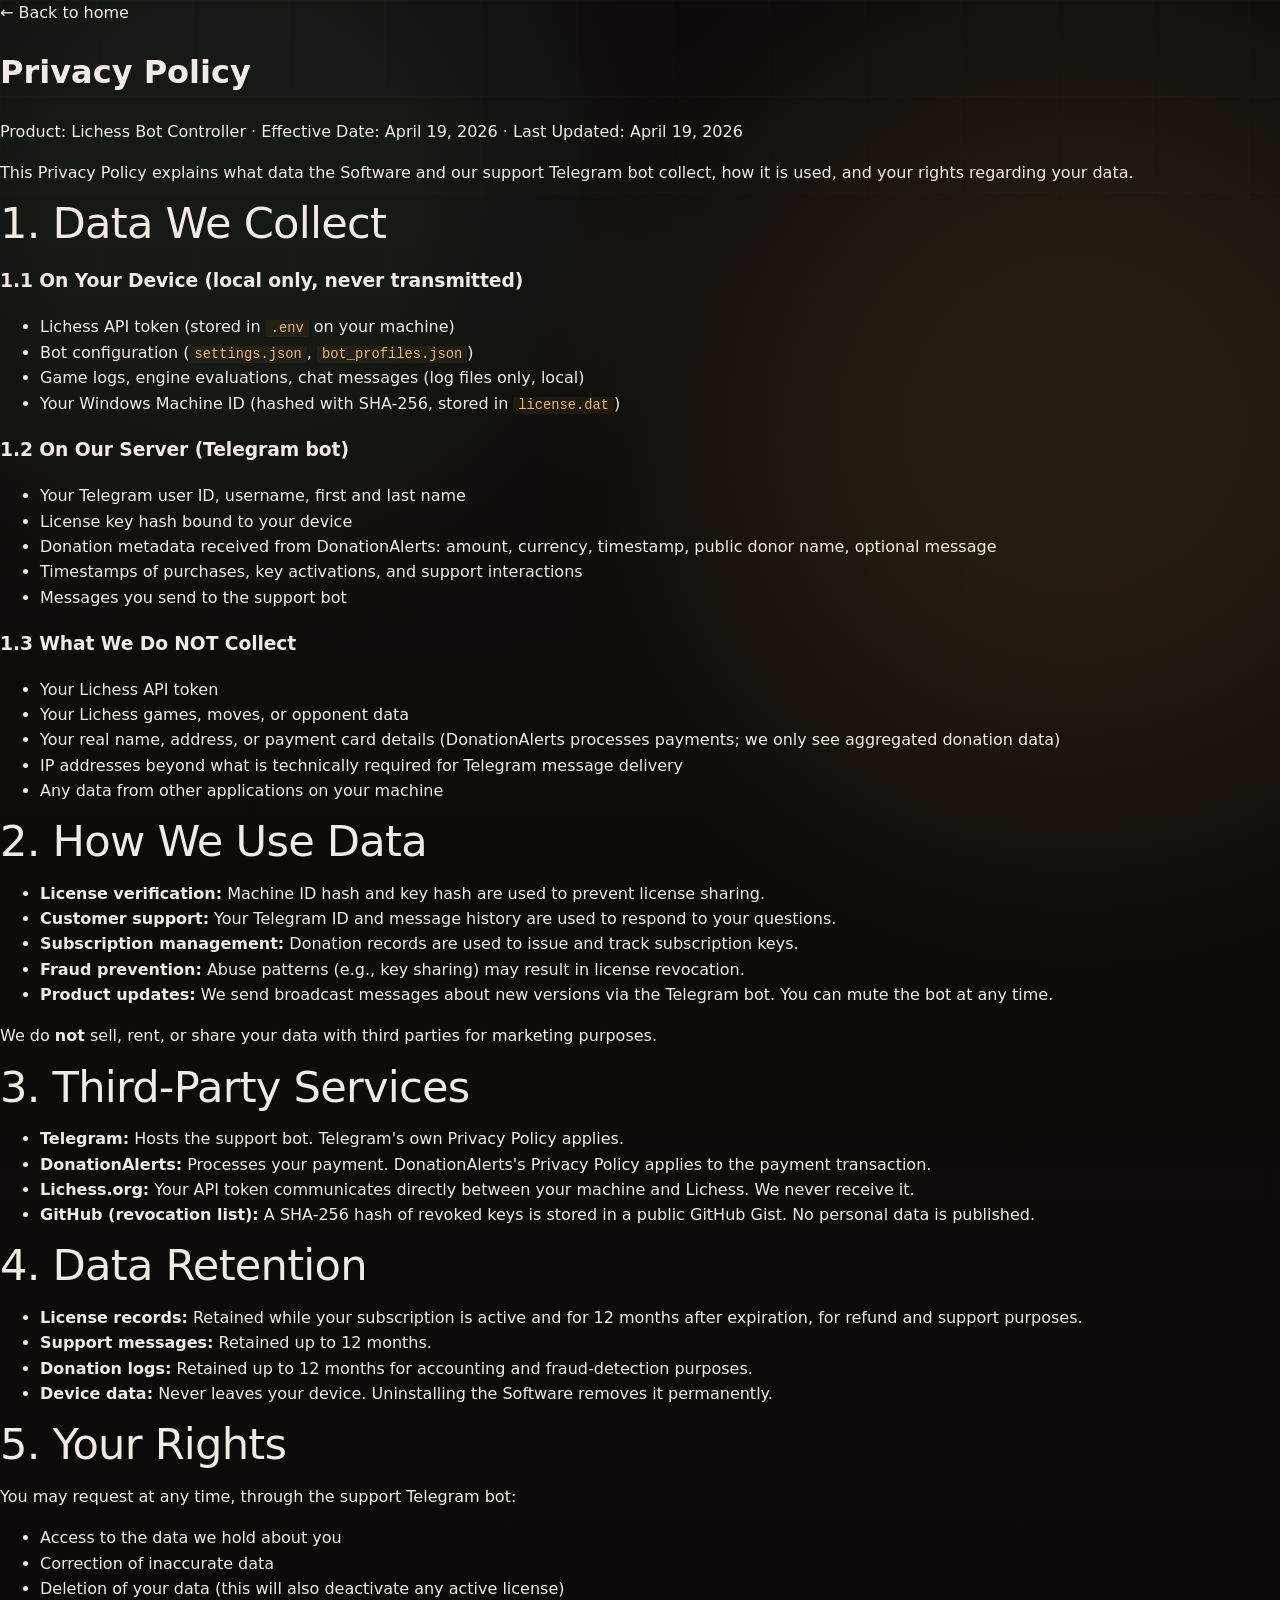
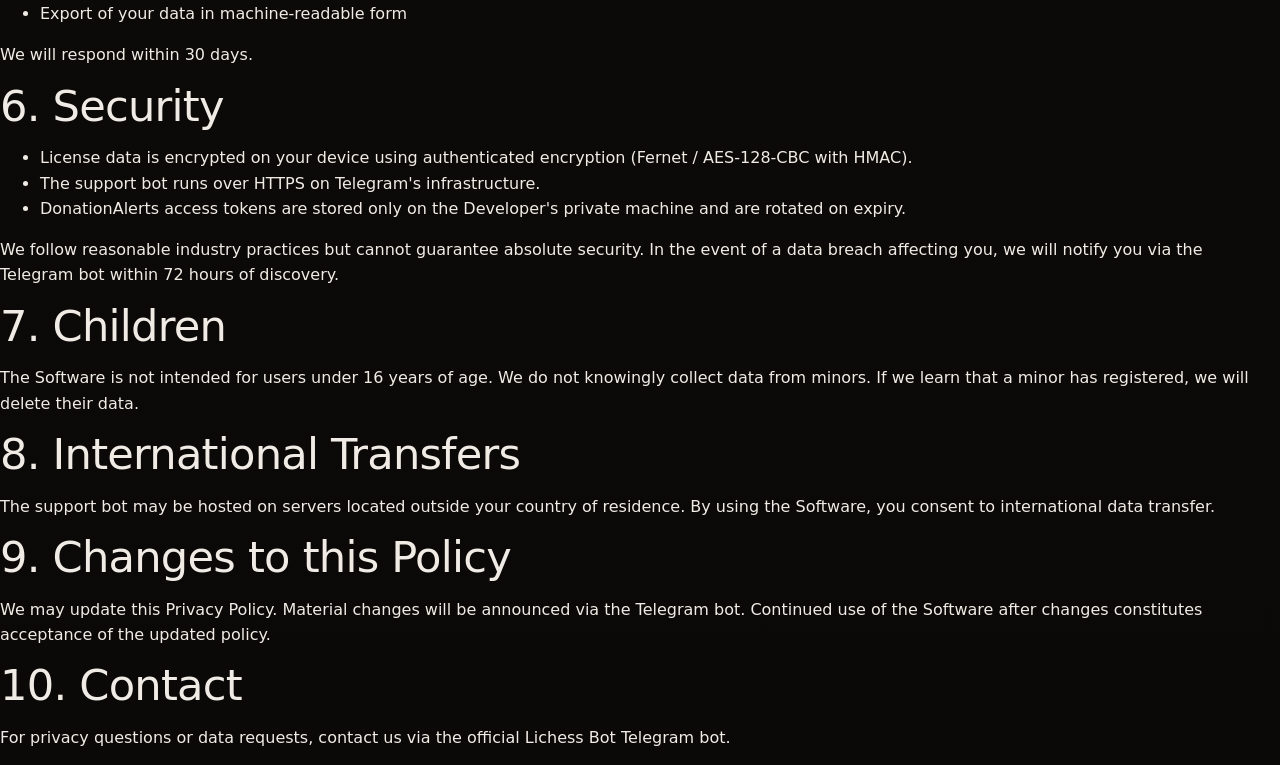
<file: legal/privacy.html>
<!doctype html>
<html lang="en">
<head>
<meta charset="utf-8">
<meta name="viewport" content="width=device-width, initial-scale=1">
<title>Privacy Policy — Lichess Bot Controller</title>
<link rel="preconnect" href="https://fonts.googleapis.com">
<link rel="preconnect" href="https://fonts.gstatic.com" crossorigin>
<link href="https://fonts.googleapis.com/css2?family=Cormorant+Garamond:wght@400;500;600;700&family=Inter:wght@300;400;500;600;700&display=swap" rel="stylesheet">
<link rel="stylesheet" href="../styles.css">
</head>
<body>
<main class="legal">
  <a class="legal__back" href="../index.html">← Back to home</a>
  <h1>Privacy Policy</h1>
  <p class="legal__meta">Product: Lichess Bot Controller · Effective Date: April 19, 2026 · Last Updated: April 19, 2026</p>

  <p>This Privacy Policy explains what data the Software and our support Telegram bot collect, how it is used, and your rights regarding your data.</p>

  <h2>1. Data We Collect</h2>
  <h3>1.1 On Your Device (local only, never transmitted)</h3>
  <ul>
    <li>Lichess API token (stored in <code>.env</code> on your machine)</li>
    <li>Bot configuration (<code>settings.json</code>, <code>bot_profiles.json</code>)</li>
    <li>Game logs, engine evaluations, chat messages (log files only, local)</li>
    <li>Your Windows Machine ID (hashed with SHA-256, stored in <code>license.dat</code>)</li>
  </ul>
  <h3>1.2 On Our Server (Telegram bot)</h3>
  <ul>
    <li>Your Telegram user ID, username, first and last name</li>
    <li>License key hash bound to your device</li>
    <li>Donation metadata received from DonationAlerts: amount, currency, timestamp, public donor name, optional message</li>
    <li>Timestamps of purchases, key activations, and support interactions</li>
    <li>Messages you send to the support bot</li>
  </ul>
  <h3>1.3 What We Do NOT Collect</h3>
  <ul>
    <li>Your Lichess API token</li>
    <li>Your Lichess games, moves, or opponent data</li>
    <li>Your real name, address, or payment card details (DonationAlerts processes payments; we only see aggregated donation data)</li>
    <li>IP addresses beyond what is technically required for Telegram message delivery</li>
    <li>Any data from other applications on your machine</li>
  </ul>

  <h2>2. How We Use Data</h2>
  <ul>
    <li><strong>License verification:</strong> Machine ID hash and key hash are used to prevent license sharing.</li>
    <li><strong>Customer support:</strong> Your Telegram ID and message history are used to respond to your questions.</li>
    <li><strong>Subscription management:</strong> Donation records are used to issue and track subscription keys.</li>
    <li><strong>Fraud prevention:</strong> Abuse patterns (e.g., key sharing) may result in license revocation.</li>
    <li><strong>Product updates:</strong> We send broadcast messages about new versions via the Telegram bot. You can mute the bot at any time.</li>
  </ul>
  <p>We do <strong>not</strong> sell, rent, or share your data with third parties for marketing purposes.</p>

  <h2>3. Third-Party Services</h2>
  <ul>
    <li><strong>Telegram:</strong> Hosts the support bot. Telegram's own Privacy Policy applies.</li>
    <li><strong>DonationAlerts:</strong> Processes your payment. DonationAlerts's Privacy Policy applies to the payment transaction.</li>
    <li><strong>Lichess.org:</strong> Your API token communicates directly between your machine and Lichess. We never receive it.</li>
    <li><strong>GitHub (revocation list):</strong> A SHA-256 hash of revoked keys is stored in a public GitHub Gist. No personal data is published.</li>
  </ul>

  <h2>4. Data Retention</h2>
  <ul>
    <li><strong>License records:</strong> Retained while your subscription is active and for 12 months after expiration, for refund and support purposes.</li>
    <li><strong>Support messages:</strong> Retained up to 12 months.</li>
    <li><strong>Donation logs:</strong> Retained up to 12 months for accounting and fraud-detection purposes.</li>
    <li><strong>Device data:</strong> Never leaves your device. Uninstalling the Software removes it permanently.</li>
  </ul>

  <h2>5. Your Rights</h2>
  <p>You may request at any time, through the support Telegram bot:</p>
  <ul>
    <li>Access to the data we hold about you</li>
    <li>Correction of inaccurate data</li>
    <li>Deletion of your data (this will also deactivate any active license)</li>
    <li>Export of your data in machine-readable form</li>
  </ul>
  <p>We will respond within 30 days.</p>

  <h2>6. Security</h2>
  <ul>
    <li>License data is encrypted on your device using authenticated encryption (Fernet / AES-128-CBC with HMAC).</li>
    <li>The support bot runs over HTTPS on Telegram's infrastructure.</li>
    <li>DonationAlerts access tokens are stored only on the Developer's private machine and are rotated on expiry.</li>
  </ul>
  <p>We follow reasonable industry practices but cannot guarantee absolute security. In the event of a data breach affecting you, we will notify you via the Telegram bot within 72 hours of discovery.</p>

  <h2>7. Children</h2>
  <p>The Software is not intended for users under 16 years of age. We do not knowingly collect data from minors. If we learn that a minor has registered, we will delete their data.</p>

  <h2>8. International Transfers</h2>
  <p>The support bot may be hosted on servers located outside your country of residence. By using the Software, you consent to international data transfer.</p>

  <h2>9. Changes to this Policy</h2>
  <p>We may update this Privacy Policy. Material changes will be announced via the Telegram bot. Continued use of the Software after changes constitutes acceptance of the updated policy.</p>

  <h2>10. Contact</h2>
  <p>For privacy questions or data requests, contact us via the official Lichess Bot Telegram bot.</p>
</main>
</body>
</html>
</file>
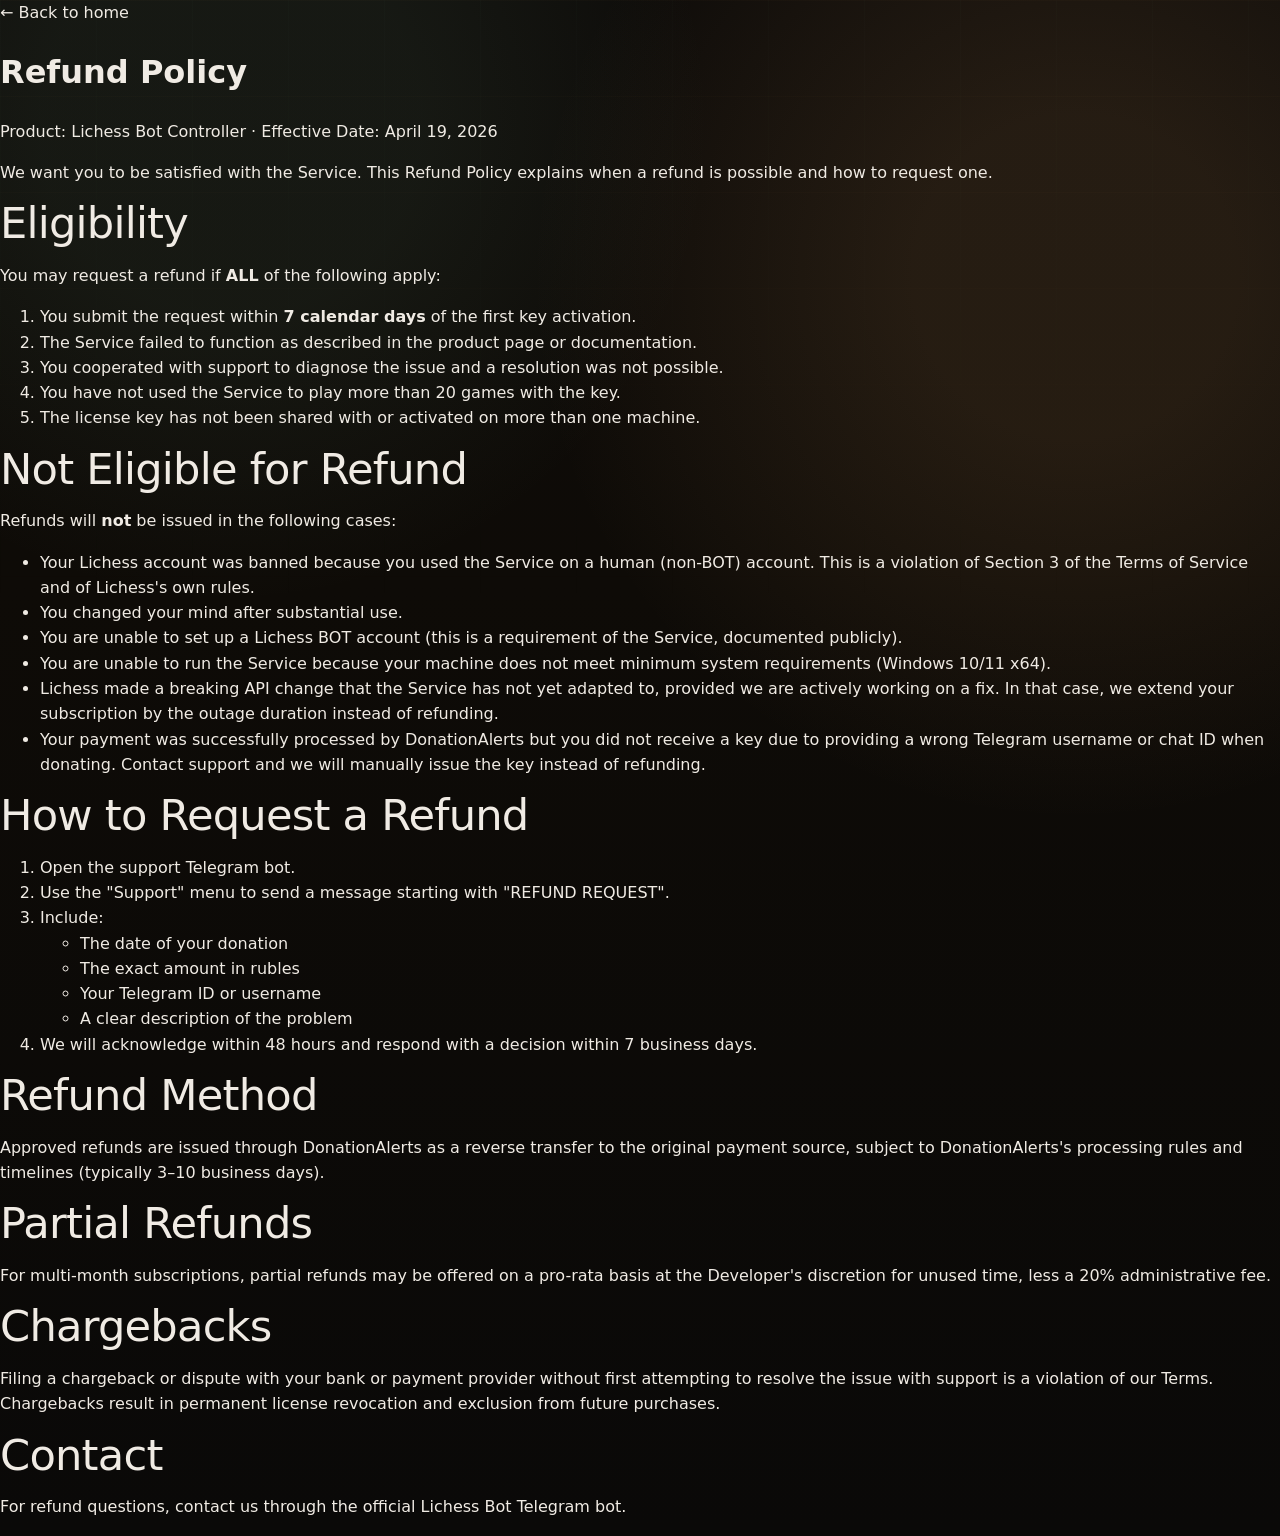
<file: legal/refund.html>
<!doctype html>
<html lang="en">
<head>
<meta charset="utf-8">
<meta name="viewport" content="width=device-width, initial-scale=1">
<title>Refund Policy — Lichess Bot Controller</title>
<link rel="preconnect" href="https://fonts.googleapis.com">
<link rel="preconnect" href="https://fonts.gstatic.com" crossorigin>
<link href="https://fonts.googleapis.com/css2?family=Cormorant+Garamond:wght@400;500;600;700&family=Inter:wght@300;400;500;600;700&display=swap" rel="stylesheet">
<link rel="stylesheet" href="../styles.css">
</head>
<body>
<main class="legal">
  <a class="legal__back" href="../index.html">← Back to home</a>
  <h1>Refund Policy</h1>
  <p class="legal__meta">Product: Lichess Bot Controller · Effective Date: April 19, 2026</p>

  <p>We want you to be satisfied with the Service. This Refund Policy explains when a refund is possible and how to request one.</p>

  <h2>Eligibility</h2>
  <p>You may request a refund if <strong>ALL</strong> of the following apply:</p>
  <ol>
    <li>You submit the request within <strong>7 calendar days</strong> of the first key activation.</li>
    <li>The Service failed to function as described in the product page or documentation.</li>
    <li>You cooperated with support to diagnose the issue and a resolution was not possible.</li>
    <li>You have not used the Service to play more than 20 games with the key.</li>
    <li>The license key has not been shared with or activated on more than one machine.</li>
  </ol>

  <h2>Not Eligible for Refund</h2>
  <p>Refunds will <strong>not</strong> be issued in the following cases:</p>
  <ul>
    <li>Your Lichess account was banned because you used the Service on a human (non-BOT) account. This is a violation of Section 3 of the <a href="terms.html">Terms of Service</a> and of Lichess's own rules.</li>
    <li>You changed your mind after substantial use.</li>
    <li>You are unable to set up a Lichess BOT account (this is a requirement of the Service, documented publicly).</li>
    <li>You are unable to run the Service because your machine does not meet minimum system requirements (Windows 10/11 x64).</li>
    <li>Lichess made a breaking API change that the Service has not yet adapted to, provided we are actively working on a fix. In that case, we extend your subscription by the outage duration instead of refunding.</li>
    <li>Your payment was successfully processed by DonationAlerts but you did not receive a key due to providing a wrong Telegram username or chat ID when donating. Contact support and we will manually issue the key instead of refunding.</li>
  </ul>

  <h2>How to Request a Refund</h2>
  <ol>
    <li>Open the support Telegram bot.</li>
    <li>Use the "Support" menu to send a message starting with "REFUND REQUEST".</li>
    <li>Include:
      <ul>
        <li>The date of your donation</li>
        <li>The exact amount in rubles</li>
        <li>Your Telegram ID or username</li>
        <li>A clear description of the problem</li>
      </ul>
    </li>
    <li>We will acknowledge within 48 hours and respond with a decision within 7 business days.</li>
  </ol>

  <h2>Refund Method</h2>
  <p>Approved refunds are issued through DonationAlerts as a reverse transfer to the original payment source, subject to DonationAlerts's processing rules and timelines (typically 3–10 business days).</p>

  <h2>Partial Refunds</h2>
  <p>For multi-month subscriptions, partial refunds may be offered on a pro-rata basis at the Developer's discretion for unused time, less a 20% administrative fee.</p>

  <h2>Chargebacks</h2>
  <p>Filing a chargeback or dispute with your bank or payment provider without first attempting to resolve the issue with support is a violation of our Terms. Chargebacks result in permanent license revocation and exclusion from future purchases.</p>

  <h2>Contact</h2>
  <p>For refund questions, contact us through the official Lichess Bot Telegram bot.</p>
</main>
</body>
</html>
</file>
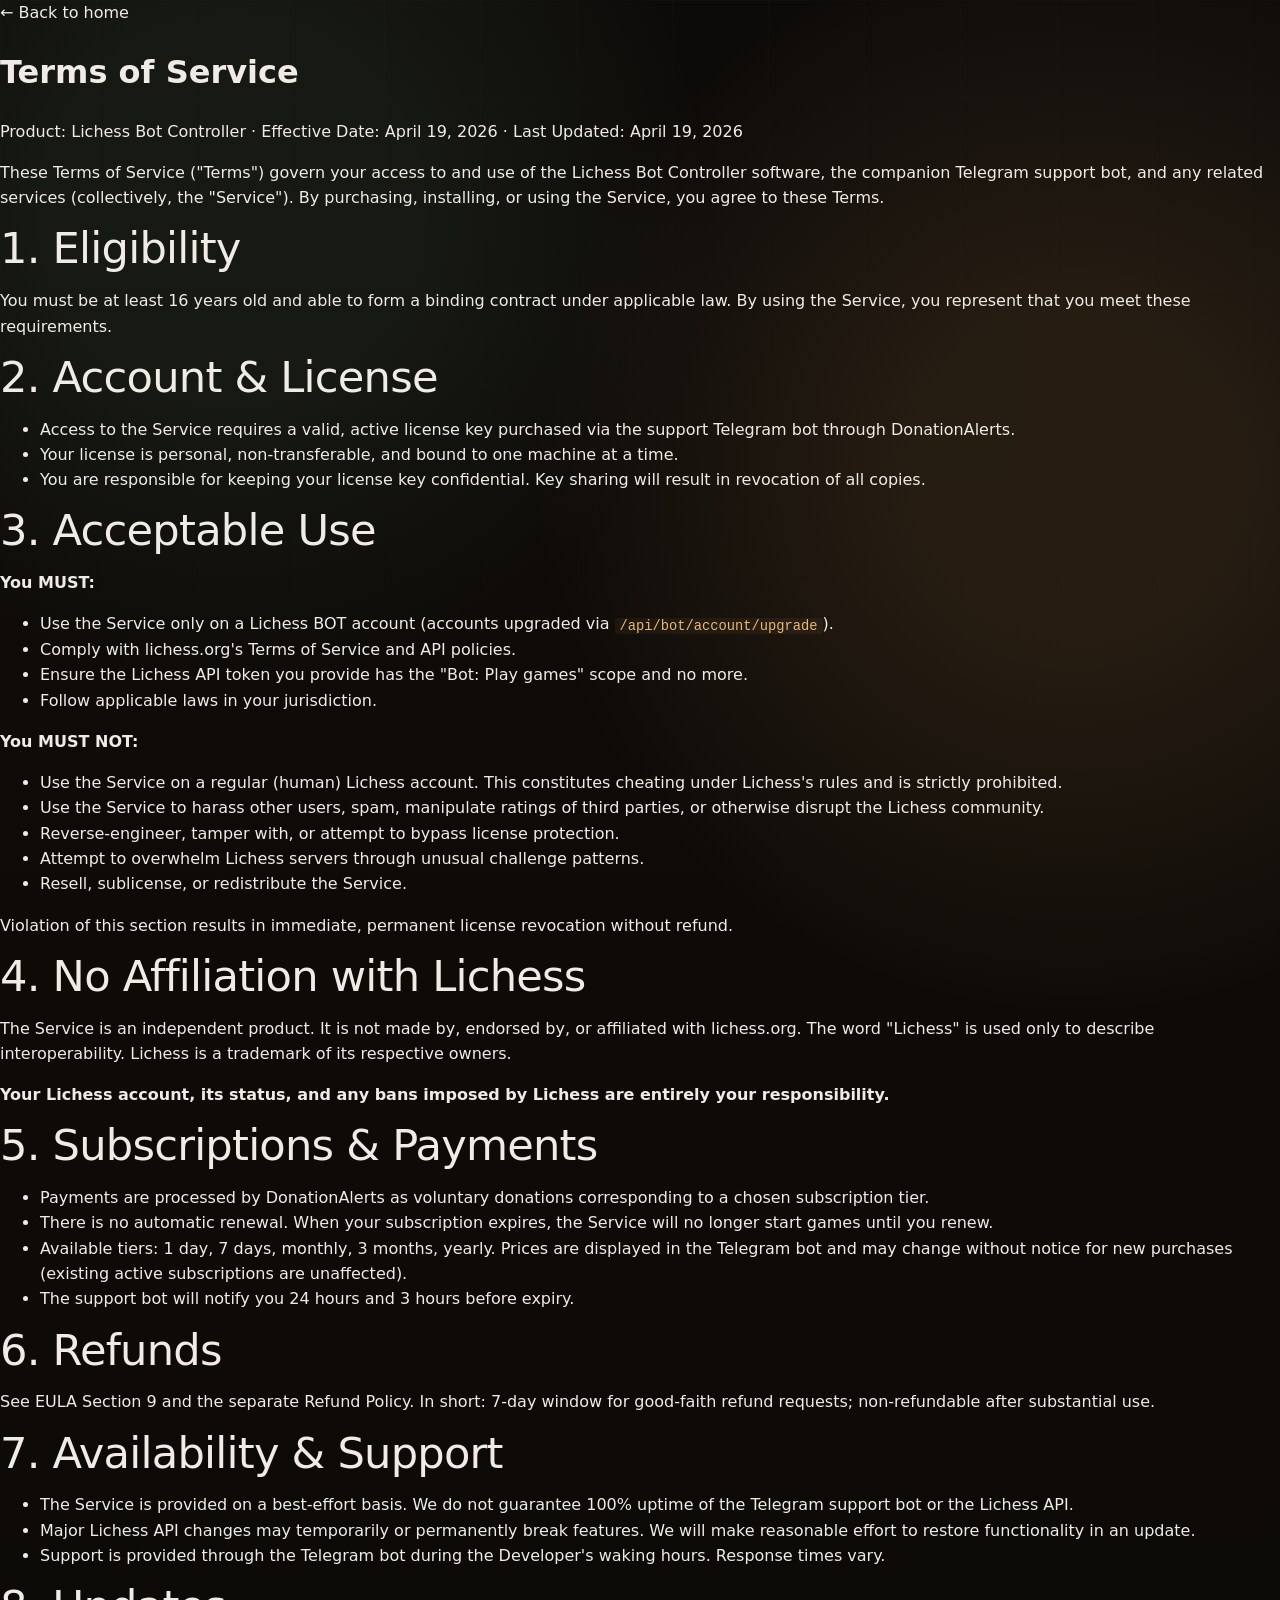
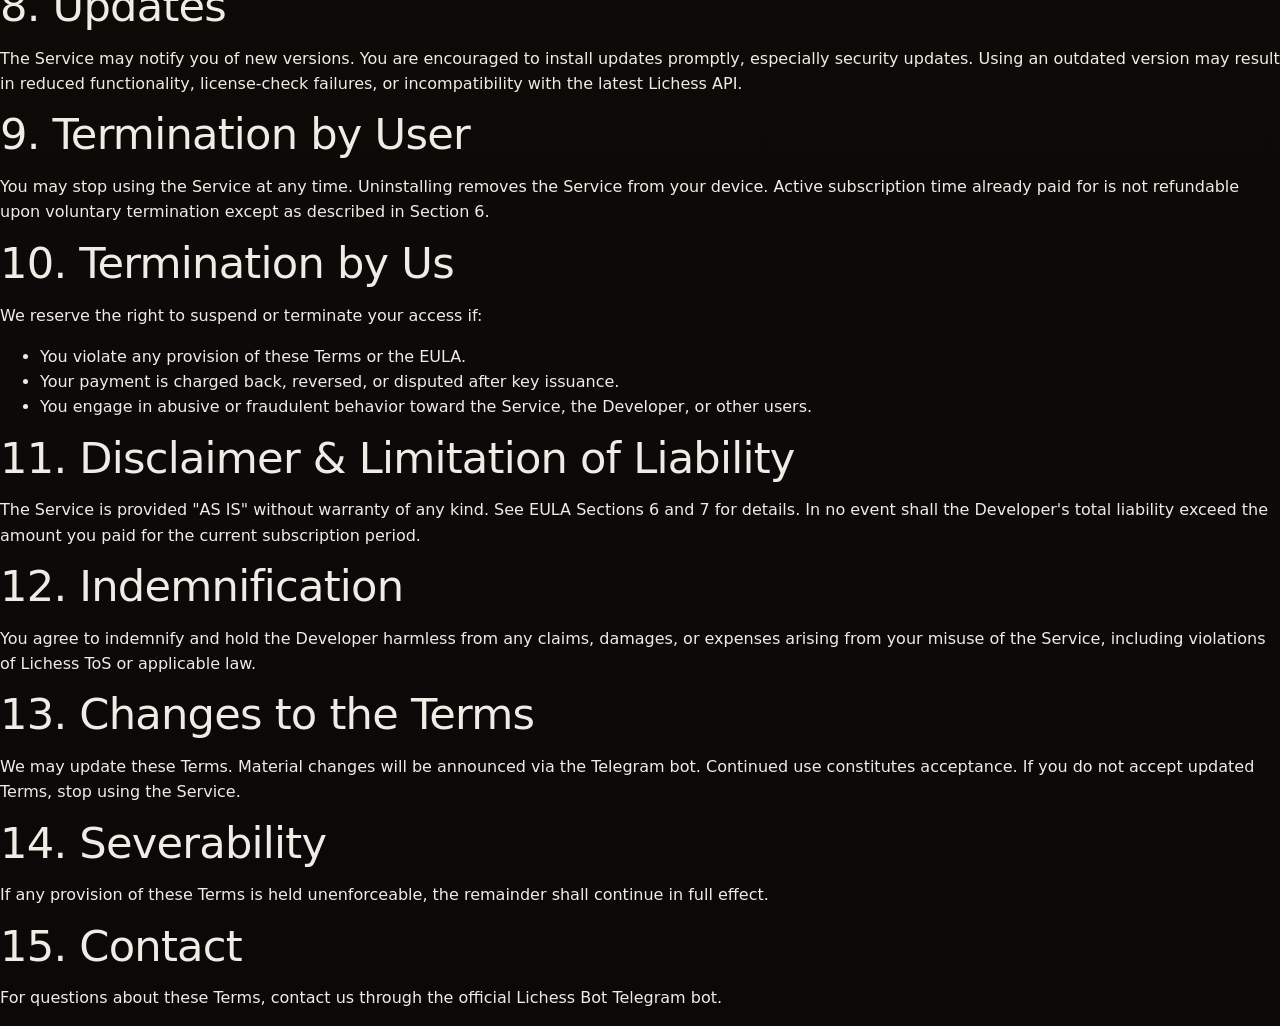
<file: legal/terms.html>
<!doctype html>
<html lang="en">
<head>
<meta charset="utf-8">
<meta name="viewport" content="width=device-width, initial-scale=1">
<title>Terms of Service — Lichess Bot Controller</title>
<link rel="preconnect" href="https://fonts.googleapis.com">
<link rel="preconnect" href="https://fonts.gstatic.com" crossorigin>
<link href="https://fonts.googleapis.com/css2?family=Cormorant+Garamond:wght@400;500;600;700&family=Inter:wght@300;400;500;600;700&display=swap" rel="stylesheet">
<link rel="stylesheet" href="../styles.css">
</head>
<body>
<main class="legal">
  <a class="legal__back" href="../index.html">← Back to home</a>
  <h1>Terms of Service</h1>
  <p class="legal__meta">Product: Lichess Bot Controller · Effective Date: April 19, 2026 · Last Updated: April 19, 2026</p>

  <p>These Terms of Service ("Terms") govern your access to and use of the Lichess Bot Controller software, the companion Telegram support bot, and any related services (collectively, the "Service"). By purchasing, installing, or using the Service, you agree to these Terms.</p>

  <h2>1. Eligibility</h2>
  <p>You must be at least 16 years old and able to form a binding contract under applicable law. By using the Service, you represent that you meet these requirements.</p>

  <h2>2. Account & License</h2>
  <ul>
    <li>Access to the Service requires a valid, active license key purchased via the support Telegram bot through DonationAlerts.</li>
    <li>Your license is personal, non-transferable, and bound to one machine at a time.</li>
    <li>You are responsible for keeping your license key confidential. Key sharing will result in revocation of all copies.</li>
  </ul>

  <h2>3. Acceptable Use</h2>
  <p><strong>You MUST:</strong></p>
  <ul>
    <li>Use the Service only on a Lichess BOT account (accounts upgraded via <code>/api/bot/account/upgrade</code>).</li>
    <li>Comply with lichess.org's Terms of Service and API policies.</li>
    <li>Ensure the Lichess API token you provide has the "Bot: Play games" scope and no more.</li>
    <li>Follow applicable laws in your jurisdiction.</li>
  </ul>
  <p><strong>You MUST NOT:</strong></p>
  <ul>
    <li>Use the Service on a regular (human) Lichess account. This constitutes cheating under Lichess's rules and is strictly prohibited.</li>
    <li>Use the Service to harass other users, spam, manipulate ratings of third parties, or otherwise disrupt the Lichess community.</li>
    <li>Reverse-engineer, tamper with, or attempt to bypass license protection.</li>
    <li>Attempt to overwhelm Lichess servers through unusual challenge patterns.</li>
    <li>Resell, sublicense, or redistribute the Service.</li>
  </ul>
  <p>Violation of this section results in immediate, permanent license revocation without refund.</p>

  <h2>4. No Affiliation with Lichess</h2>
  <div class="legal__callout">
    <p>The Service is an independent product. It is not made by, endorsed by, or affiliated with lichess.org. The word "Lichess" is used only to describe interoperability. Lichess is a trademark of its respective owners.</p>
    <p><strong>Your Lichess account, its status, and any bans imposed by Lichess are entirely your responsibility.</strong></p>
  </div>

  <h2>5. Subscriptions & Payments</h2>
  <ul>
    <li>Payments are processed by DonationAlerts as voluntary donations corresponding to a chosen subscription tier.</li>
    <li>There is no automatic renewal. When your subscription expires, the Service will no longer start games until you renew.</li>
    <li>Available tiers: 1 day, 7 days, monthly, 3 months, yearly. Prices are displayed in the Telegram bot and may change without notice for new purchases (existing active subscriptions are unaffected).</li>
    <li>The support bot will notify you 24 hours and 3 hours before expiry.</li>
  </ul>

  <h2>6. Refunds</h2>
  <p>See EULA Section 9 and the separate <a href="refund.html">Refund Policy</a>. In short: 7-day window for good-faith refund requests; non-refundable after substantial use.</p>

  <h2>7. Availability & Support</h2>
  <ul>
    <li>The Service is provided on a best-effort basis. We do not guarantee 100% uptime of the Telegram support bot or the Lichess API.</li>
    <li>Major Lichess API changes may temporarily or permanently break features. We will make reasonable effort to restore functionality in an update.</li>
    <li>Support is provided through the Telegram bot during the Developer's waking hours. Response times vary.</li>
  </ul>

  <h2>8. Updates</h2>
  <p>The Service may notify you of new versions. You are encouraged to install updates promptly, especially security updates. Using an outdated version may result in reduced functionality, license-check failures, or incompatibility with the latest Lichess API.</p>

  <h2>9. Termination by User</h2>
  <p>You may stop using the Service at any time. Uninstalling removes the Service from your device. Active subscription time already paid for is not refundable upon voluntary termination except as described in Section 6.</p>

  <h2>10. Termination by Us</h2>
  <p>We reserve the right to suspend or terminate your access if:</p>
  <ul>
    <li>You violate any provision of these Terms or the <a href="eula.html">EULA</a>.</li>
    <li>Your payment is charged back, reversed, or disputed after key issuance.</li>
    <li>You engage in abusive or fraudulent behavior toward the Service, the Developer, or other users.</li>
  </ul>

  <h2>11. Disclaimer & Limitation of Liability</h2>
  <p>The Service is provided "AS IS" without warranty of any kind. See <a href="eula.html">EULA</a> Sections 6 and 7 for details. In no event shall the Developer's total liability exceed the amount you paid for the current subscription period.</p>

  <h2>12. Indemnification</h2>
  <p>You agree to indemnify and hold the Developer harmless from any claims, damages, or expenses arising from your misuse of the Service, including violations of Lichess ToS or applicable law.</p>

  <h2>13. Changes to the Terms</h2>
  <p>We may update these Terms. Material changes will be announced via the Telegram bot. Continued use constitutes acceptance. If you do not accept updated Terms, stop using the Service.</p>

  <h2>14. Severability</h2>
  <p>If any provision of these Terms is held unenforceable, the remainder shall continue in full effect.</p>

  <h2>15. Contact</h2>
  <p>For questions about these Terms, contact us through the official Lichess Bot Telegram bot.</p>
</main>
</body>
</html>
</file>
<file: styles.css>
/* ─────────────────────────────────────────────────────────────────────────
   Lichess Bot Controller — premium modern SaaS redesign v3
   Sleek × geometric × tech-typographic. Warm-black on gold.
   ───────────────────────────────────────────────────────────────────────── */
:root {
  /* base palette */
  --bg:           #0e0b07;
  --bg-2:         #110d09;
  --bg-3:         #16110b;
  --panel:        #181210;
  --panel-2:      #241c15;
  --panel-hi:     #32281f;

  /* accent + duo */
  --accent:       #d4985a;
  --accent-hi:    #e8b87a;
  --accent-deep:  #b07a3c;
  --accent-dim:   rgba(212,152,90,0.22);
  --accent-line:  rgba(212,152,90,0.35);
  --accent-wash:  rgba(212,152,90,0.04);

  /* single allowed second accent — oxblood */
  --ox:           #b83828;
  --ox-hi:        #d35040;
  --ox-line:      rgba(184,56,40,0.32);
  --ox-wash:      rgba(184,56,40,0.04);

  /* restrained cold signal to keep the warm board palette from going one-note */
  --signal:       #78a884;
  --signal-hi:    #a8cfaf;
  --signal-line:  rgba(120,168,132,0.28);
  --signal-wash:  rgba(120,168,132,0.055);

  /* text */
  --text:         #f0ebe4;
  --text-2:       #b3a89a;
  --text-3:       #7a7065;
  --text-4:       #4f463d;

  /* rules */
  --rule:         #221a14;
  --rule-hi:      #3a2c20;

  /* board */
  --sq-light:     #d4985a;
  --sq-dark:      #3a2c20;
  --sq-hl:        rgba(255,225,165,0.55);

  /* type stacks */
  --ff-display: "Outfit", "Geist", system-ui, -apple-system, sans-serif;
  --ff-body:    "Geist", system-ui, -apple-system, sans-serif;
  --ff-mono:    "JetBrains Mono", ui-monospace, Menlo, monospace;

  /* tokens */
  --wrap-w:       1280px;
  --gutter:       clamp(20px, 3vw, 40px);
  --section-pad:  clamp(72px, 11vh, 160px);
  --section-pad-sm: clamp(44px, 7vh, 96px);

  /* easing */
  --ease-out:    cubic-bezier(0.16, 1, 0.3, 1);
  --ease-in-out: cubic-bezier(0.4, 0, 0.2, 1);
  --ease-spring: cubic-bezier(0.34, 1.56, 0.64, 1);
  --ease-cine:   cubic-bezier(0.32, 0.72, 0, 1);

  /* manual-page extra tokens */
  --rule-thin:   1px solid var(--rule);
  --rule-accent: 1px solid var(--accent-line);
  --plate-bg:    linear-gradient(178deg, var(--panel-2) 0%, var(--bg-3) 100%);
  --paper-warm:  #f3e9d2;
  --section-num: var(--text-3);
  --z-sticky:    50;
  --z-modal:     200;
  --z-overlay:   240;
}

/* ── reset ─────────────────────────────────────────────────────────── */

*, *::before, *::after { box-sizing: border-box; }
html { -webkit-text-size-adjust: 100%; scroll-behavior: smooth; }
@media (prefers-reduced-motion: reduce) {
  html { scroll-behavior: auto; }
}

:focus-visible {
  outline: 2px solid var(--accent-hi);
  outline-offset: 3px;
  border-radius: 2px;
}
:focus:not(:focus-visible) { outline: none; }

body {
  margin: 0;
  background:
    radial-gradient(circle at 18% 8%, rgba(120,168,132,0.085) 0 12rem, transparent 30rem),
    radial-gradient(circle at 84% 18%, rgba(212,152,90,0.12) 0 10rem, transparent 34rem),
    linear-gradient(180deg, #0d0b09 0%, var(--bg) 38%, #0a0908 100%);
  color: var(--text);
  font-family: var(--ff-body);
  font-size: 16px;
  line-height: 1.58;
  font-feature-settings: "ss01" on, "cv11" on;
  -webkit-font-smoothing: antialiased;
  -moz-osx-font-smoothing: grayscale;
  text-rendering: optimizeLegibility;
  position: relative;
  overflow-x: hidden;
}
body::before {
  content: "";
  position: fixed;
  inset: 0;
  pointer-events: none;
  z-index: 0;
  background-image:
    linear-gradient(rgba(212,152,90,0.035) 1px, transparent 1px),
    linear-gradient(90deg, rgba(120,168,132,0.03) 1px, transparent 1px);
  background-size: 96px 96px;
  mask-image: linear-gradient(180deg, rgba(0,0,0,0.72), transparent 72%);
}
body > * {
  position: relative;
  z-index: 1;
}

a { color: inherit; text-decoration: none; }
strong { font-weight: 700; color: var(--text); }

em {
  font-style: italic;
  font-family: var(--ff-display);
  font-weight: 500;
  color: var(--accent);
}

::selection { background: var(--accent); color: #120d07; }

.wrap {
  max-width: var(--wrap-w);
  margin: 0 auto;
  padding: 0 var(--gutter);
}
.sr-only {
  position: absolute;
  width: 1px; height: 1px;
  padding: 0; margin: -1px;
  overflow: hidden; clip: rect(0,0,0,0);
  white-space: nowrap; border: 0;
}
.skip-link {
  position: fixed;
  left: 1rem;
  top: 1rem;
  z-index: calc(var(--z-overlay) + 1);
  transform: translateY(-140%);
  padding: 0.65rem 0.9rem;
  border-radius: 4px;
  background: var(--accent);
  color: #120d07;
  font-family: var(--ff-body);
  font-weight: 700;
  box-shadow: 0 18px 42px -24px rgba(0,0,0,0.85);
  transition: transform 220ms var(--ease-cine);
}
.skip-link:focus { transform: translateY(0); }

/* ── mono / code chips ─────────────────────────────────────────────── */

code, .mono {
  font-family: var(--ff-mono);
  font-size: 0.86em;
  color: var(--accent-hi);
  background: rgba(212,152,90,0.07);
  padding: 0.06em 0.36em;
  border-radius: 2px;
  font-feature-settings: "tnum";
}
.mono--chip {
  background: rgba(212,152,90,0.10);
  border: 1px solid var(--accent-line);
  padding: 0.12rem 0.42rem;
  border-radius: 3px;
  font-size: 0.78rem;
  color: var(--accent);
}
.sh {
  font-family: var(--ff-mono);
  color: var(--accent);
  font-size: 0.68em;
  font-weight: 500;
  letter-spacing: 0.02em;
}

/* ── label / eyebrow / SAN eyebrow ─────────────────────────────────── */

.label {
  font-family: var(--ff-mono);
  font-size: 0.72rem;
  letter-spacing: 0.24em;
  color: var(--accent);
  text-transform: uppercase;
  font-weight: 500;
}
.label--err { color: var(--ox); }

.san-eyebrow {
  font-family: var(--ff-mono);
  font-size: 0.74rem;
  letter-spacing: 0.18em;
  text-transform: uppercase;
  color: var(--accent);
  display: inline-flex;
  align-items: baseline;
  gap: 0.55rem;
  font-weight: 500;
  padding-bottom: 0.55rem;
  border-bottom: 1px solid var(--accent-line);
  position: relative;
}
.san-eyebrow::before {
  content: "§";
  color: var(--text-4);
  font-weight: 400;
  margin-right: 0.05rem;
  font-size: 1em;
  font-family: var(--ff-display);
  font-style: italic;
}
.san-eyebrow .san-num {
  color: var(--text-3);
  letter-spacing: 0.06em;
  font-variant-numeric: tabular-nums;
}
.san-eyebrow .san-move {
  color: var(--accent);
  font-weight: 600;
  padding-left: 0.45rem;
  border-left: 1px solid var(--rule-hi);
  margin-left: 0.1rem;
}
.san-eyebrow .san-label {
  color: var(--text-3);
  letter-spacing: 0.22em;
  margin-left: 0.45rem;
  padding-left: 0.55rem;
  border-left: 1px solid var(--rule-hi);
}
.san-eyebrow--small { font-size: 0.7rem; letter-spacing: 0.16em; }
.san-eyebrow--alt .san-move { color: var(--ox-hi); }

/* ── board renderer ────────────────────────────────────────────────── */

.board {
  position: relative;
  display: block;
  width: var(--bsz, 100%);
  aspect-ratio: 1 / 1;
  background: var(--panel-2);
  border: 1px solid var(--rule-hi);
  border-radius: 4px;
  padding: 5px;
  box-shadow:
    0 14px 36px -20px rgba(0,0,0,0.7),
    inset 0 0 0 1px rgba(212,152,90,0.04);
  transition: border-color 300ms var(--ease-out), box-shadow 300ms var(--ease-out);
}
.board:hover {
  border-color: var(--accent-line);
  box-shadow:
    0 20px 48px -16px rgba(0,0,0,0.8),
    0 0 16px rgba(212,152,90,0.08),
    inset 0 0 0 1px rgba(212,152,90,0.08);
}
.board-xl {
  box-shadow:
    0 30px 80px -32px rgba(0,0,0,0.85),
    0 8px 24px -16px rgba(212,152,90,0.08),
    inset 0 0 0 1px rgba(212,152,90,0.08);
}

.board-grid {
  width: 100%;
  height: 100%;
  display: grid;
  grid-template-columns: repeat(8, 1fr);
  grid-template-rows: repeat(8, 1fr);
  border-radius: 2px;
  overflow: hidden;
}
.board-grid-mini {
  width: 100%;
  height: 100%;
  display: grid;
  grid-template-columns: repeat(3, 1fr);
  grid-template-rows: repeat(3, 1fr);
  border-radius: 1px;
  overflow: hidden;
}

.sq {
  display: flex;
  align-items: center;
  justify-content: center;
  font-size: calc(var(--bsz, 480px) / 10.5);
  line-height: 1;
  position: relative;
}
.board-xl .sq { font-size: calc(var(--bsz) / 9.8); }
.sq.light { background: var(--sq-light); }
.sq.dark  { background: var(--sq-dark); }
.sq.hl {
  box-shadow: inset 0 0 0 100vmax var(--sq-hl);
}

.piece {
  display: flex;
  align-items: center;
  justify-content: center;
  width: 78%;
  height: 78%;
  user-select: none;
  filter: drop-shadow(0 2px 4px rgba(0,0,0,0.4));
  transition: transform 180ms var(--ease-out);
}
.piece svg {
  width: 100%;
  height: 100%;
  display: block;
}
.piece.white svg {
  color: var(--text);
  fill: rgba(240, 235, 228, 0.15);
}
.piece.black svg {
  color: var(--accent);
  fill: var(--bg-2);
}
.crosstable tbody tr:hover .piece {
  transform: scale(1.1) translateY(-1px);
}

/* Crossed board — SVG stroke variant */
.board--crossed { position: relative; }
.board--crossed .cross-stroke {
  position: absolute;
  inset: 5px;
  width: calc(100% - 10px);
  height: calc(100% - 10px);
  color: var(--ox-hi);
  z-index: 5;
  pointer-events: none;
  filter: drop-shadow(0 1px 0 rgba(0,0,0,0.5));
  opacity: 0.92;
}

/* Board strip horizontal rule */
.board-strip {
  display: grid;
  grid-auto-flow: column;
  grid-auto-columns: 1fr;
  height: 4px;
  opacity: 0.55;
  width: 100%;
}
.board-strip > span { display: block; }
.board-strip > span.light { background: var(--sq-light); }
.board-strip > span.dark  { background: var(--sq-dark); }

.board-strip--section {
  opacity: 0.32;
  height: 3px;
}

/* Inline mini-board glyph (used inside body text) */
.inline-mini {
  display: inline-block;
  width: 1.4em;
  height: 1.4em;
  vertical-align: -0.3em;
  margin: 0 0.2em;
  border: 1px solid var(--accent-line);
  border-radius: 1px;
  padding: 1px;
  background: var(--panel-2);
}
.inline-mini .board-grid-mini {
  border-radius: 0;
}
.inline-mini .sq { font-size: 0.5em; }

/* Piece row (pricing set column) */
.piece-row {
  display: inline-grid;
  grid-auto-flow: column;
  grid-auto-columns: 26px;
  grid-template-rows: 26px;
  padding: 2px;
  background: var(--panel-2);
  border: 1px solid var(--rule-hi);
  border-radius: 3px;
  vertical-align: middle;
}
.piece-row .sq {
  font-size: 20px;
  width: 26px;
  height: 26px;
}

/* ── topbar ────────────────────────────────────────────────────────── */

.topbar {
  position: sticky;
  top: 0;
  z-index: var(--z-sticky);
  background: rgba(14, 11, 7, 0.88);
  border-bottom: 1px solid rgba(212,152,90,0.12);
  backdrop-filter: blur(18px) saturate(1.12);
  transition: background 200ms, box-shadow 200ms;
}
.topbar[data-scrolled="true"] {
  background: rgba(10, 8, 6, 0.94);
  box-shadow: 0 1px 0 var(--accent-line), 0 16px 38px -30px rgba(0,0,0,0.9);
}
.topbar-inner {
  max-width: var(--wrap-w);
  margin: 0 auto;
  padding: 0.85rem var(--gutter);
  display: grid;
  grid-template-columns: auto 1fr auto;
  gap: 1.5rem;
  align-items: center;
}
.brand {
  display: inline-flex;
  align-items: center;
  gap: 0.7rem;
  cursor: pointer;
}
.brand-glyph {
  display: inline-grid;
  place-items: center;
  width: 34px;
  height: 34px;
  color: var(--accent);
  background: var(--panel-2);
  border: 1px solid var(--rule-hi);
  border-radius: 7px;
  line-height: 1;
  transition: border-color 220ms;
}
.brand-glyph svg {
  width: 20px;
  height: 20px;
  display: block;
  color: var(--accent);
  transition: color 220ms;
}
.brand:hover .brand-glyph { border-color: var(--accent-line); }
.brand:hover .brand-glyph svg { color: var(--accent-hi); }
.brand-wordmark {
  display: flex;
  flex-direction: column;
  line-height: 1.18;
}
.brand-word {
  font-family: var(--ff-mono);
  font-size: 0.66rem;
  letter-spacing: 0.36em;
  color: var(--accent);
  text-transform: uppercase;
  font-weight: 500;
}
.brand-sub {
  font-family: var(--ff-display);
  font-size: 1rem;
  font-weight: 600;
  letter-spacing: -0.005em;
  color: var(--text);
}

.topbar-meta {
  font-family: var(--ff-mono);
  font-size: 0.66rem;
  letter-spacing: 0.2em;
  color: var(--text-4);
  text-transform: uppercase;
  text-align: center;
}
.topbar-meta .topbar-coord { color: var(--text-3); }
.topbar-meta .topbar-sep { color: var(--text-4); margin: 0 0.4rem; opacity: 0.7; }

.topbar-right {
  display: flex;
  align-items: center;
  gap: 0.85rem;
}
.topbar-links {
  display: inline-flex;
  align-items: center;
  gap: 0.2rem;
  padding: 0.22rem;
  border: 1px solid rgba(212,152,90,0.10);
  border-radius: 5px;
  background: rgba(10,8,6,0.34);
}
.topbar-links a {
  padding: 0.42rem 0.58rem;
  border-radius: 3px;
  color: var(--text-3);
  font-family: var(--ff-mono);
  font-size: 0.67rem;
  letter-spacing: 0.08em;
  text-transform: uppercase;
  transition: color 180ms var(--ease-cine), background 180ms var(--ease-cine);
}
.topbar-links a:hover,
.topbar-links a:focus-visible {
  color: var(--accent-hi);
  background: rgba(212,152,90,0.07);
}
.topbar-version {
  font-family: var(--ff-mono);
  font-size: 0.72rem;
  color: var(--text-3);
  letter-spacing: 0.06em;
  border: 1px solid var(--rule-hi);
  padding: 0.32rem 0.55rem;
  border-radius: 3px;
  background: var(--panel);
}

@media (max-width: 760px) {
  .topbar-meta { display: none; }
  .topbar-inner { grid-template-columns: auto 1fr; gap: 0.75rem; }
  .brand-word { font-size: 0.6rem; letter-spacing: 0.28em; }
  .brand-sub { font-size: 0.88rem; }
  .topbar-links { display: none; }
  .topbar-right { justify-self: end; gap: 0.45rem; }
}
@media (max-width: 480px) {
  .topbar-version { display: none; }
}

/* ── buttons ───────────────────────────────────────────────────────── */

.btn-primary {
  display: inline-flex;
  align-items: center;
  gap: 0.4rem;
  font-family: var(--ff-body);
  font-weight: 600;
  font-size: 0.94rem;
  color: #120d07;
  background: var(--accent);
  border: 1px solid var(--accent);
  padding: 0.7rem 0.85rem 0.7rem 1.35rem;
  border-radius: 7px;
  letter-spacing: 0.005em;
  cursor: pointer;
  transition:
    background 320ms cubic-bezier(0.32, 0.72, 0, 1),
    transform 320ms cubic-bezier(0.32, 0.72, 0, 1),
    box-shadow 360ms cubic-bezier(0.32, 0.72, 0, 1);
  will-change: transform;
}
.btn-primary:hover {
  background: var(--accent-hi);
  transform: translateY(-1.5px);
  box-shadow:
    0 14px 32px -16px rgba(212,152,90,0.55),
    0 0 0 3px rgba(120,168,132,0.08);
}
.btn-primary:active {
  transform: translateY(0) scale(0.98);
}
.btn-primary .arrow {
  display: inline-grid;
  place-items: center;
  width: 26px;
  height: 26px;
  font-size: 0.86em;
  font-weight: 500;
  border-radius: 50%;
  background: rgba(18, 13, 7, 0.18);
  margin-left: 0.1rem;
  line-height: 1;
  transition:
    transform 380ms cubic-bezier(0.32, 0.72, 0, 1),
    background 240ms cubic-bezier(0.32, 0.72, 0, 1);
}
.btn-primary:hover .arrow {
  transform: translate(3px, -1px) scale(1.04);
  background: rgba(18, 13, 7, 0.34);
}

.btn-ghost {
  display: inline-flex;
  align-items: center;
  gap: 0.5rem;
  font-family: var(--ff-body);
  font-weight: 600;
  font-size: 0.92rem;
  color: var(--accent);
  background: transparent;
  border: 1px solid var(--accent-line);
  padding: 0.7rem 1.25rem;
  border-radius: 7px;
  cursor: pointer;
  transition:
    border-color 280ms cubic-bezier(0.32, 0.72, 0, 1),
    color 240ms cubic-bezier(0.32, 0.72, 0, 1),
    background 280ms cubic-bezier(0.32, 0.72, 0, 1),
    transform 320ms cubic-bezier(0.32, 0.72, 0, 1);
}
.btn-ghost:hover {
  border-color: var(--accent);
  color: var(--accent-hi);
  background: linear-gradient(90deg, rgba(212,152,90,0.075), rgba(120,168,132,0.04));
  transform: translateY(-1.5px);
}
.btn-ghost:active { transform: translateY(0) scale(0.98); }
.btn-ghost--sm {
  font-size: 0.82rem;
  padding: 0.5rem 1rem;
}
.btn-ghost--download .mono--chip {
  margin-left: 0.1rem;
}

.btn-link {
  font-family: var(--ff-body);
  font-size: 0.92rem;
  color: var(--text-2);
  border-bottom: 1px solid var(--rule-hi);
  padding-bottom: 2px;
  background: transparent;
  border-radius: 0;
  cursor: pointer;
  transition: color 180ms, border-color 180ms;
}
.btn-link:hover { color: var(--accent); border-color: var(--accent); }
.btn-link--sm {
  font-size: 0.82rem;
  letter-spacing: 0.02em;
}

/* ── section base ──────────────────────────────────────────────────── */

main { display: block; }

section {
  padding-block: var(--section-pad);
  position: relative;
}
section + section { padding-top: var(--section-pad-sm); }

.section-head {
  max-width: 60ch;
  margin-bottom: clamp(1.6rem, 3vw, 2.6rem);
  position: relative;
}
.section-head .label,
.section-head .san-eyebrow {
  margin-bottom: 0.85rem;
  display: inline-block;
}
.section-head .label { margin-left: 0.25rem; opacity: 0.95; }
.section-head h2 { margin-top: 0.6rem; }
.section-lede {
  font-size: clamp(1rem, 0.9rem + 0.4vw, 1.12rem);
  color: var(--text-2);
  margin: 0.5rem 0 0;
  max-width: 56ch;
  line-height: 1.55;
}
.section-kicker {
  display: inline-flex;
  align-items: center;
  flex-wrap: wrap;
  gap: 0.55rem;
  margin-bottom: 0.8rem;
  font-family: var(--ff-mono);
  color: var(--text-3);
  font-size: 0.74rem;
  letter-spacing: 0.08em;
}
.section-kicker span:first-child {
  color: var(--accent);
  padding: 0.25rem 0.48rem;
  border: 1px solid var(--accent-line);
  border-radius: 3px;
  background: rgba(212,152,90,0.045);
}
.section-kicker span + span {
  position: relative;
  padding-left: 0.85rem;
}
.section-kicker span + span::before {
  content: "";
  position: absolute;
  left: 0;
  top: 50%;
  width: 0.34rem;
  height: 1px;
  background: var(--rule-hi);
}

h1, h2, h3 { color: var(--text); }

h2 {
  font-family: var(--ff-display);
  font-size: clamp(1.8rem, 0.9rem + 2.4vw, 2.7rem);
  font-weight: 500;
  line-height: 1.06;
  letter-spacing: -0.018em;
  margin: 0.75rem 0 0.85rem;
  font-variation-settings: "opsz" 96;
  text-wrap: balance;
}
h3 {
  font-family: var(--ff-display);
  font-weight: 600;
  letter-spacing: -0.005em;
}

/* ── HERO ──────────────────────────────────────────────────────────── */

.hero {
  padding-top: clamp(68px, 8vh, 120px);
  padding-bottom: clamp(62px, 8vh, 118px);
  position: relative;
  overflow: hidden;
}
.hero::before {
  content: "";
  position: absolute;
  inset: 0;
  pointer-events: none;
  background:
    radial-gradient(ellipse 44% 56% at 74% 38%, rgba(120,168,132,0.16), transparent 62%),
    radial-gradient(ellipse 38% 52% at 24% 22%, rgba(212,152,90,0.12), transparent 64%),
    linear-gradient(180deg, rgba(255,255,255,0.018), transparent 52%);
  opacity: 0.95;
}
.hero::after {
  content: "Stockfish 18 / NNUE / BOT account";
  position: absolute;
  left: max(var(--gutter), calc((100vw - var(--wrap-w)) / 2 + var(--gutter)));
  bottom: 12px;
  font-family: var(--ff-mono);
  font-size: clamp(2rem, 8vw, 8.6rem);
  line-height: 0.8;
  letter-spacing: -0.045em;
  white-space: nowrap;
  color: rgba(240,235,228,0.025);
  pointer-events: none;
  user-select: none;
}

.hero-grid {
  display: grid;
  grid-template-columns: repeat(12, 1fr);
  gap: clamp(20px, 3vw, 56px);
  align-items: center;
  position: relative;
}
.hero-grid::before {
  content: "";
  position: absolute;
  left: calc(50% - 1px);
  top: 0;
  bottom: 0;
  width: 1px;
  background: linear-gradient(180deg, transparent 0%, var(--signal-line) 16%, var(--accent-line) 58%, transparent 100%);
  pointer-events: none;
  opacity: 0.7;
}
@media (max-width: 960px) {
  .hero-grid::before { display: none; }
}

.hero-text {
  grid-column: 1 / span 6;
  grid-row: 1;
  position: relative;
  z-index: 2;
  padding-right: clamp(8px, 2vw, 32px);
}
.hero-text .san-eyebrow { margin-bottom: 1rem; }

.hero-h1 {
  font-family: var(--ff-display);
  font-size: clamp(2.75rem, 1.28rem + 4.15vw, 5.15rem);
  font-weight: 600;
  line-height: 0.95;
  letter-spacing: -0.03em;
  margin: 0 0 1.2rem;
  font-variation-settings: "opsz" 120, "SOFT" 50;
  text-wrap: balance;
  color: var(--text);
}
.hero-h1__accent {
  color: var(--accent);
  font-style: italic;
  font-weight: 500;
  font-variation-settings: "opsz" 144;
  text-shadow: 0 0 28px rgba(212,152,90,0.18);
}
.hero-h1__tail {
  font-family: var(--ff-mono);
  font-size: 0.6em;
  letter-spacing: 0.04em;
  font-weight: 500;
  vertical-align: 0.18em;
  color: var(--accent);
  padding: 0.05em 0.18em;
  border: 1px solid var(--accent-line);
  border-radius: 3px;
  background: rgba(212,152,90,0.05);
  margin-right: 0.15em;
}

.hero-byline {
  display: flex;
  align-items: center;
  gap: 1rem;
  margin: 0 0 1.4rem;
  font-family: var(--ff-mono);
  font-size: 0.78rem;
  letter-spacing: 0.04em;
  color: var(--text-3);
  flex-wrap: wrap;
}
.hero-byline__mono { color: var(--accent); letter-spacing: 0.06em; }
.hero-byline__rule {
  flex: 0 0 36px;
  height: 1px;
  background: var(--accent-line);
}
.hero-byline__sub { color: var(--signal-hi); opacity: 0.72; }

.hero-lede {
  font-size: clamp(1rem, 0.9rem + 0.35vw, 1.1rem);
  color: #c9c0b5;
  max-width: 50ch;
  margin: 0 0 1.15rem;
  line-height: 1.55;
}
.hero-protocol {
  list-style: none;
  margin: 0 0 1.35rem;
  padding: 0;
  display: grid;
  gap: 0.48rem;
  max-width: 520px;
  counter-reset: protocol;
}
.hero-protocol li {
  display: grid;
  grid-template-columns: 2.6rem 1fr;
  align-items: baseline;
  gap: 0.75rem;
  color: var(--text-2);
  font-size: 0.94rem;
  line-height: 1.38;
}
.hero-protocol span {
  font-family: var(--ff-mono);
  color: var(--signal-hi);
  font-size: 0.68rem;
  letter-spacing: 0.12em;
  padding-top: 0.06rem;
}
.hero-protocol strong {
  font-family: var(--ff-mono);
  color: var(--accent-hi);
  font-size: 0.88em;
}

.hero-actions {
  display: flex;
  align-items: center;
  flex-wrap: wrap;
  gap: 1rem 1.2rem;
  margin-bottom: 1.1rem;
}
.hero-foot {
  font-size: 0.88rem;
  color: #998f82;
  margin: 0;
  line-height: 1.55;
}
.hero-foot__link {
  color: var(--accent);
  border-bottom: 1px solid var(--accent-line);
  padding-bottom: 1px;
}
.hero-foot__link:hover { color: var(--accent-hi); border-color: var(--accent); }

.hero-stats {
  margin: clamp(1.8rem, 3vh, 2.6rem) 0 0;
  padding: 0.85rem;
  border: 1px solid rgba(212,152,90,0.12);
  border-radius: 8px;
  background:
    linear-gradient(135deg, rgba(212,152,90,0.055), rgba(120,168,132,0.035)),
    rgba(14,11,7,0.48);
  display: grid;
  grid-template-columns: repeat(4, 1fr);
  gap: 1rem;
  max-width: 520px;
}
.hero-stats > div { display: flex; flex-direction: column; gap: 0.18rem; }
.hero-stats dt {
  font-family: var(--ff-mono);
  font-size: 0.66rem;
  letter-spacing: 0.18em;
  color: #948a7d;
  text-transform: uppercase;
}
.hero-stats dd {
  margin: 0;
  font-family: var(--ff-display);
  font-size: 1rem;
  font-weight: 500;
  color: var(--text);
  font-feature-settings: "tnum";
  letter-spacing: -0.003em;
}

/* hero board — clean plate placement, no collision */
.hero-board {
  grid-column: 7 / span 6;
  grid-row: 1;
  margin: 0;
  align-self: start;
  margin-top: clamp(0px, 1vw, 12px);
  position: relative;
  z-index: 1;
  padding-left: clamp(8px, 2vw, 32px);
}
.hero-board__inner {
  position: relative;
  isolation: isolate;
  width: fit-content;
  margin-inline: auto;
  padding: clamp(12px, 1.7vw, 22px);
  border: 1px solid rgba(212,152,90,0.13);
  border-radius: 8px;
  background:
    linear-gradient(145deg, rgba(255,255,255,0.032), transparent 32%),
    linear-gradient(150deg, rgba(36,28,21,0.72), rgba(10,8,6,0.82));
  box-shadow:
    0 34px 80px -34px rgba(0,0,0,0.9),
    0 0 0 1px rgba(120,168,132,0.035) inset;
}
.hero-board__inner::before {
  content: "";
  position: absolute;
  inset: -18px;
  z-index: -1;
  border-radius: 14px;
  background:
    linear-gradient(90deg, transparent, rgba(120,168,132,0.16), transparent),
    radial-gradient(circle at 70% 20%, rgba(212,152,90,0.16), transparent 46%);
  filter: blur(18px);
  opacity: 0.72;
}
.hero-board__inner::after {
  content: "";
  position: absolute;
  inset: 0;
  border-radius: inherit;
  pointer-events: none;
  background:
    radial-gradient(circle at var(--spot-x, 50%) var(--spot-y, 35%), rgba(120,168,132,0.16), transparent 34%),
    linear-gradient(110deg, transparent 0 38%, rgba(255,255,255,0.035) 44%, transparent 54%);
  opacity: 0.66;
  mix-blend-mode: screen;
}
.hero-board__square {
  --bsz: clamp(260px, 31vw, 430px);
}
.hero-analysis {
  position: absolute;
  right: clamp(4px, 0.8vw, 12px);
  bottom: clamp(70px, 7vw, 96px);
  z-index: 4;
  min-width: 150px;
  padding: 0.7rem 0.78rem;
  border: 1px solid rgba(120,168,132,0.28);
  border-radius: 6px;
  background: rgba(10,8,6,0.72);
  backdrop-filter: blur(10px);
  box-shadow: 0 18px 36px -24px rgba(0,0,0,0.9), inset 0 1px 0 rgba(255,255,255,0.035);
  font-family: var(--ff-mono);
}
.hero-analysis__head {
  display: flex;
  align-items: center;
  gap: 0.42rem;
  color: var(--signal-hi);
  font-size: 0.62rem;
  letter-spacing: 0.16em;
  text-transform: uppercase;
  margin-bottom: 0.45rem;
}
.hero-analysis__dot {
  width: 0.42rem;
  height: 0.42rem;
  border-radius: 50%;
  background: var(--signal-hi);
  box-shadow: 0 0 0 0 rgba(120,168,132,0.38);
  animation: engine-pulse 1.9s var(--ease-cine) infinite;
}
.hero-analysis__row {
  display: flex;
  justify-content: space-between;
  gap: 1rem;
  color: var(--text-3);
  font-size: 0.68rem;
  line-height: 1.55;
}
.hero-analysis__row strong {
  color: var(--accent-hi);
  font-weight: 500;
  font-variant-numeric: tabular-nums;
}
.hero-analysis__pv {
  margin-top: 0.42rem;
  padding-top: 0.42rem;
  border-top: 1px solid rgba(212,152,90,0.16);
  color: var(--text-2);
  font-size: 0.63rem;
  white-space: nowrap;
}
@keyframes engine-pulse {
  0% { box-shadow: 0 0 0 0 rgba(120,168,132,0.34); transform: scale(0.96); }
  70% { box-shadow: 0 0 0 8px rgba(120,168,132,0); transform: scale(1); }
  100% { box-shadow: 0 0 0 0 rgba(120,168,132,0); transform: scale(0.96); }
}
.hero-board__cap {
  display: flex;
  flex-direction: column;
  gap: 0.18rem;
  margin-top: 1rem;
  padding-top: 0.9rem;
  border-top: 1px solid var(--accent-line);
  font-family: var(--ff-mono);
  font-size: 0.78rem;
  color: var(--text-3);
  letter-spacing: 0.01em;
  text-align: left;
}
.hero-board__cap .mono {
  background: transparent;
  padding: 0;
  color: var(--accent);
  font-size: 0.86rem;
}
.hero-board__sub {
  font-family: var(--ff-display);
  font-style: italic;
  font-size: 0.85rem;
  color: var(--text-3);
  letter-spacing: 0;
}
.hero-board__ply {
  position: absolute;
  top: -8px;
  right: 8px;
  font-family: var(--ff-mono);
  font-size: 0.72rem;
  letter-spacing: 0.12em;
  color: var(--text-3);
  background: rgba(10,8,6,0.9);
  padding: 0.22rem 0.56rem;
  border: 1px solid var(--signal-line);
  border-radius: 4px;
  z-index: 3;
}
.hero-board__ply-current { color: var(--accent); }
.hero-board__ply-sep { margin: 0 0.18em; opacity: 0.7; }

@media (max-width: 960px) {
  .hero-grid { gap: 32px; }
  .hero-text { grid-column: 1 / -1; grid-row: 1; }
  .hero-board {
    grid-column: 1 / -1;
    grid-row: 2;
    margin-top: 2rem;
    align-self: stretch;
  }
  .hero-board__square { --bsz: min(420px, calc(100vw - 2 * var(--gutter))); }
  .hero-board__inner { display: flex; flex-direction: column; align-items: center; }
  .hero-board__cap { align-items: center; text-align: center; }
  .hero-analysis { right: 50%; transform: translateX(50%); bottom: 78px; }
}

@media (max-width: 540px) {
  .hero-stats { grid-template-columns: repeat(2, 1fr); max-width: none; }
  .hero-actions > a { width: 100%; justify-content: center; }
  .hero-h1 { font-size: clamp(2.35rem, 13vw, 3.45rem); }
  .hero::after { font-size: 2.5rem; bottom: 6px; }
  .hero { padding-top: 46px; }
  .hero-lede { font-size: 0.98rem; }
  .hero-protocol li { grid-template-columns: 2.25rem 1fr; font-size: 0.88rem; }
  .hero-board { margin-top: 1.2rem; padding-left: 0; }
  .hero-analysis { display: none; }
}

/* ── ABOUT ─────────────────────────────────────────────────────────── */

.about {
  padding-block: var(--section-pad);
}
.about-grid {
  display: grid;
  grid-template-columns: 1fr;
  gap: clamp(28px, 4vw, 56px);
}
@media (min-width: 920px) {
  .about-grid {
    grid-template-columns: 5fr 7fr;
    gap: clamp(48px, 7vw, 110px);
  }
  .about-head {
    margin-left: clamp(-72px, -4vw, -32px);
    position: sticky;
    top: 120px;
    align-self: start;
  }
}
.about-head .label { margin: 0.4rem 0 0; display: inline-block; }
.about-head .san-eyebrow { margin-bottom: 0.6rem; }
.about-h2 {
  font-size: clamp(2rem, 1.2rem + 2vw, 2.8rem);
  margin: 0.85rem 0 0;
  line-height: 1.04;
}
.about-h2__bot {
  font-family: var(--ff-mono);
  font-size: 0.62em;
  vertical-align: 0.18em;
  letter-spacing: 0.04em;
  color: var(--accent);
  padding: 0.04em 0.18em;
  border: 1px solid var(--accent-line);
  border-radius: 3px;
  background: rgba(212,152,90,0.05);
  margin-right: 0.06em;
}

.about-body p {
  font-size: clamp(1.02rem, 0.95rem + 0.3vw, 1.14rem);
  color: var(--text-2);
  margin: 0 0 1.2rem;
  max-width: 62ch;
  line-height: 1.58;
}
.about-body p:last-of-type { margin-bottom: 0; }
.about-lede { color: var(--text); }
.about-cite {
  display: flex !important;
  align-items: center;
  gap: 0.85rem;
  margin-top: clamp(1.6rem, 3vw, 2.4rem) !important;
  font-family: var(--ff-display);
  font-style: italic;
  color: var(--text-3) !important;
  font-size: 0.95rem !important;
}
.about-cite__rule {
  flex: 0 0 42px;
  height: 1px;
  background: var(--accent-line);
}
.about-cite__txt {
  font-size: 0.95rem;
  letter-spacing: -0.002em;
}

/* ── MOVELIST / Bento ──────────────────────────────────────────────── */

.moves { padding-block: var(--section-pad); }

.moves-head {
  display: grid;
  grid-template-columns: 1fr auto;
  align-items: end;
  gap: 1rem;
  max-width: none;
}
.moves-head > :not(.moves-count) { max-width: 60ch; }
.moves-count {
  font-family: var(--ff-mono);
  font-size: 0.76rem;
  letter-spacing: 0.18em;
  color: var(--text-3);
  padding: 0.45rem 0.7rem;
  border: 1px solid var(--rule-hi);
  border-radius: 3px;
  background: var(--panel);
  align-self: end;
  justify-self: end;
}
.moves-h2 .sh { font-size: 0.55em; }

.bento {
  display: grid;
  grid-template-columns: repeat(3, 1fr);
  grid-auto-rows: minmax(190px, auto);
  gap: clamp(12px, 1.3vw, 18px);
  margin-top: clamp(16px, 2.2vw, 24px);
}
.move-card--wide { grid-column: span 2; }

@media (max-width: 960px) {
  .bento {
    grid-template-columns: repeat(2, 1fr);
  }
  .move-card--wide { grid-column: span 2; }
}
@media (max-width: 700px) {
  .bento {
    grid-template-columns: 86vw;
    grid-auto-flow: column;
    grid-auto-columns: 86vw;
    grid-auto-rows: auto;
    overflow-x: auto;
    overflow-y: hidden;
    scroll-snap-type: x mandatory;
    scroll-padding-left: var(--gutter);
    gap: 14px;
    padding-bottom: 16px;
    margin-left: calc(-1 * var(--gutter));
    margin-right: calc(-1 * var(--gutter));
    padding-left: var(--gutter);
    padding-right: var(--gutter);
  }
  .bento::-webkit-scrollbar { height: 4px; }
  .bento::-webkit-scrollbar-track { background: var(--rule); }
  .bento::-webkit-scrollbar-thumb { background: var(--accent-line); border-radius: 2px; }
  .move-card {
    scroll-snap-align: start;
    grid-column: auto !important;
    min-height: 280px;
  }
}

.move-card {
  position: relative;
  display: flex;
  flex-direction: column;
  gap: 0.85rem;
  padding: clamp(1.2rem, 1.8vw, 1.5rem) clamp(1.2rem, 1.8vw, 1.5rem) clamp(1rem, 1.6vw, 1.3rem);
  background:
    linear-gradient(155deg, rgba(36, 28, 21, 0.58) 0%, rgba(14, 11, 7, 0.78) 68%),
    linear-gradient(90deg, rgba(120,168,132,0.04), transparent 46%);
  border: 1px solid rgba(212, 152, 90, 0.12);
  border-radius: 8px;
  overflow: hidden;
  box-shadow: 0 8px 30px rgba(0, 0, 0, 0.3), inset 0 1px 0 rgba(255, 255, 255, 0.02);
  transition:
    border-color 280ms var(--ease-cine),
    transform 280ms var(--ease-cine),
    box-shadow 280ms var(--ease-cine);
  will-change: transform;
}
.move-card::before {
  content: "";
  position: absolute;
  left: clamp(1.2rem, 1.8vw, 1.5rem);
  right: clamp(1.2rem, 1.8vw, 1.5rem);
  bottom: clamp(0.7rem, 1.1vw, 0.95rem);
  height: 1px;
  background: var(--rule-hi);
  pointer-events: none;
  transition: background 280ms var(--ease-cine);
}
.move-card::after {
  content: "";
  position: absolute;
  inset: 0;
  pointer-events: none;
  border-radius: inherit;
  background:
    radial-gradient(circle at var(--spot-x, 50%) var(--spot-y, 0%), rgba(212,152,90,0.12), transparent 34%),
    linear-gradient(90deg, rgba(120,168,132,0.18), transparent 28%),
    linear-gradient(180deg, rgba(255,255,255,0.026), transparent 36%);
  opacity: 0;
  transition: opacity 280ms var(--ease-cine);
}
.move-card:hover {
  border-color: color-mix(in srgb, var(--accent-line) 78%, var(--signal-line));
  box-shadow:
    0 18px 46px -26px rgba(120,168,132,0.25),
    0 10px 34px rgba(0,0,0,0.52);
  transform: scale(1.008);
}
.move-card:hover::before { background: var(--accent-line); }
.move-card:hover::after { opacity: 1; }

.move-card__head {
  display: flex;
  justify-content: space-between;
  align-items: baseline;
  border-bottom: 1px solid var(--rule-hi);
  padding-bottom: 0.55rem;
  margin-bottom: 0.1rem;
}
.move-san {
  font-family: var(--ff-mono);
  font-size: 0.85rem;
  color: var(--accent);
  letter-spacing: 0.06em;
  font-weight: 500;
  text-transform: uppercase;
}
.move-card__num {
  font-family: var(--ff-mono);
  font-size: 0.68rem;
  color: var(--text-4);
  letter-spacing: 0.22em;
  font-variant-numeric: tabular-nums;
}

.move-card__title {
  font-family: var(--ff-display);
  font-size: 1.16rem;
  font-weight: 500;
  line-height: 1.16;
  margin: 0;
  letter-spacing: -0.003em;
  color: var(--text);
  font-variation-settings: "opsz" 60;
}
.move-card__body {
  margin: 0;
  color: #c3b8aa;
  font-family: var(--ff-mono);
  font-size: 0.78rem;
  line-height: 1.6;
  max-width: 38ch;
  letter-spacing: 0.005em;
}
.move-card__body code {
  font-size: 0.95em;
  padding: 0.04em 0.32em;
}
.move-card__fig { margin: 0 0 0; position: relative; }
.move-card__fig--right {
  margin-top: auto;
  align-self: flex-end;
}
.move-card__cap {
  font-family: var(--ff-mono);
  font-size: 0.7rem;
  color: var(--text-3);
  letter-spacing: 0.05em;
  margin-top: 0.4rem;
  text-align: center;
}

/* Wide card layout — figure floats right */
.move-card--wide {
  display: grid;
  grid-template-columns: 1fr auto;
  grid-template-rows: auto auto auto auto;
  column-gap: clamp(1.2rem, 2vw, 2rem);
  align-items: start;
}
.move-card--wide .move-card__head { grid-column: 1 / -1; }
.move-card--wide .move-card__title { grid-column: 1; }
.move-card--wide .move-card__body { grid-column: 1; }
.move-card--wide .move-card__fig,
.move-card--wide .move-card__profiles,
.move-card--wide .tg-tile {
  grid-column: 2;
  grid-row: 3 / span 2;
  align-self: end;
  margin-top: 0;
}

@media (max-width: 700px) {
  .move-card--wide {
    grid-template-columns: 1fr;
  }
  .move-card--wide .move-card__fig,
  .move-card--wide .move-card__profiles,
  .move-card--wide .tg-tile {
    grid-column: 1;
    grid-row: auto;
    align-self: start;
    margin-top: 0.6rem;
  }
}

/* Featured variant — no gradient, just thicker top rule */
.move-card--featured {
  border-color: rgba(120,168,132,0.26);
  border-top: 2px solid var(--signal);
  border-radius: 6px;
}
.move-card--featured .move-card__pin {
  position: absolute;
  top: 14px;
  right: 16px;
  color: var(--signal-hi);
  font-family: var(--ff-mono);
  font-size: 0.62rem;
  letter-spacing: 0.18em;
  text-transform: uppercase;
  border: 1px solid var(--signal-line);
  border-radius: 3px;
  padding: 0.18rem 0.42rem;
  background: rgba(120,168,132,0.06);
}

/* Bot Constructor presets */
.move-card__profiles {
  list-style: none;
  padding: 0;
  margin: 0.4rem 0 0;
  display: flex;
  flex-direction: column;
  gap: 0.45rem;
  min-width: 220px;
}
.move-card__profiles li {
  display: flex;
  justify-content: space-between;
  gap: 0.6rem;
  align-items: baseline;
  padding: 0.55rem 0.85rem;
  background: var(--bg-2);
  border: 1px solid var(--rule);
  border-radius: 4px;
  font-family: var(--ff-mono);
  font-size: 0.78rem;
  letter-spacing: 0.02em;
  font-feature-settings: "tnum";
}
.move-card__profiles .profile__name { color: var(--accent); }
.move-card__profiles .profile__num { color: var(--text-3); }

/* Slider mock */
.slider-mock {
  margin-top: 0.5rem;
  display: flex;
  align-items: center;
  gap: 0.7rem;
}
.slider-mock__track {
  flex: 1;
  height: 4px;
  background: var(--bg-2);
  border: 1px solid var(--rule-hi);
  border-radius: 2px;
  overflow: hidden;
}
.slider-mock__fill {
  height: 100%;
  background: linear-gradient(90deg, var(--accent-deep), var(--accent));
}

/* ── CHECKOUT MODAL ────────────────────────────────────────────────── */

.checkout-modal {
  position: fixed;
  inset: 0;
  z-index: var(--z-modal);
  display: flex;
  align-items: center;
  justify-content: center;
  padding: 1.5rem;
}
.checkout-modal[hidden] { display: none; }

.checkout-modal__backdrop {
  position: absolute;
  inset: 0;
  background: rgba(10, 7, 4, 0.72);
  backdrop-filter: blur(16px);
}

.checkout-modal__panel {
  position: relative;
  width: min(540px, 100%);
  max-height: 92vh;
  overflow: auto;
  background: rgba(22, 17, 11, 0.85);
  border: 1px solid rgba(212, 152, 90, 0.18);
  border-radius: 8px;
  padding: 2.25rem 2rem 1.75rem;
  box-shadow: 
    0 40px 80px -20px rgba(0, 0, 0, 0.85),
    0 0 0 1px rgba(212, 152, 90, 0.05),
    inset 0 1px 0 rgba(255, 255, 255, 0.02);
  backdrop-filter: blur(12px);
}

.checkout-modal__close {
  position: absolute;
  top: 0.6rem;
  right: 0.85rem;
  background: transparent;
  border: none;
  color: var(--text-3);
  font-size: 1.5rem;
  line-height: 1;
  cursor: pointer;
  padding: 0.25rem 0.6rem;
  border-radius: 3px;
  transition: color 180ms, background 180ms;
}
.checkout-modal__close:hover { 
  color: var(--accent); 
  background: rgba(212, 152, 90, 0.08); 
}

.checkout-modal h3 {
  font-family: var(--ff-display);
  font-size: 1.7rem;
  margin: 0.35rem 0 0.55rem;
  letter-spacing: -0.01em;
}

.checkout-modal .label {
  font-family: var(--ff-mono);
  font-size: 0.7rem;
  letter-spacing: 0.22em;
  color: var(--accent);
  text-transform: uppercase;
}

.checkout-modal p {
  margin: 0.4rem 0;
  color: #c5baad;
  font-size: 0.92rem;
}

.checkout-modal em {
  color: var(--accent);
  font-style: italic;
}

.checkout-lede {
  color: #b6ab9e;
  margin-bottom: 1.2rem !important;
}

.checkout-field { 
  display: block; 
  margin: 0.85rem 0; 
}

.checkout-field label {
  display: block;
  font-size: 0.78rem;
  color: #afa397;
  letter-spacing: 0.04em;
  margin-bottom: 0.35rem;
}

.checkout-field select,
.checkout-field input {
  width: 100%;
  padding: 0.72rem 0.84rem;
  background: rgba(8, 7, 6, 0.68);
  border: 1px solid rgba(212, 152, 90, 0.2);
  color: var(--text);
  border-radius: 7px;
  font: inherit;
  font-size: 0.94rem;
  transition: border-color 200ms, background 200ms, box-shadow 200ms;
}

.checkout-field select:focus,
.checkout-field input:focus {
  outline: none;
  border-color: var(--signal);
  background: rgba(14, 11, 7, 0.8);
  box-shadow: 0 0 0 3px rgba(120,168,132,0.12);
}

.checkout-cta {
  width: 100%;
  justify-content: center;
  margin-top: 0.4rem;
}

.checkout-cta:disabled {
  opacity: 0.45;
  cursor: not-allowed;
  filter: grayscale(0.4);
}

.checkout-foot {
  margin-top: 0.85rem;
  font-size: 0.78rem !important;
  color: #a79b8d !important;
  line-height: 1.55 !important;
  opacity: 0.85;
}

.checkout-req {
  color: var(--accent);
  font-size: 0.72rem;
  letter-spacing: 0.04em;
  font-weight: 500;
  margin-left: 0.3rem;
}

.checkout-hint {
  display: block;
  margin-top: 0.4rem;
  font-size: 0.78rem;
  font-family: var(--ff-mono);
  color: #a99f93;
  min-height: 1.05rem;
  line-height: 1.35;
  transition: color 160ms;
}
.checkout-hint[data-kind="ok"] { color: var(--signal-hi); }
.checkout-hint[data-kind="err"] { color: var(--ox-hi); }
.checkout-hint[data-kind="info"] { color: var(--text-2); }

.checkout-field input:invalid:not(:placeholder-shown) {
  border-color: rgba(232, 138, 138, 0.45);
}

.checkout-verify-actions {
  display: flex;
  gap: 0.6rem;
  align-items: center;
  justify-content: space-between;
  margin-top: 0.7rem;
  flex-wrap: wrap;
}

.checkout-code {
  font-family: var(--ff-mono);
  font-size: 1.6rem;
  letter-spacing: 0.12em;
  background: rgba(212, 152, 90, 0.08);
  border: 1px dashed var(--accent-line);
  color: var(--accent);
  text-align: center;
  padding: 0.8rem;
  border-radius: 6px;
  margin: 0.8rem 0;
  user-select: all;
}

.checkout-poll {
  margin-top: 1rem;
  padding: 0.68rem 0.82rem;
  background: linear-gradient(90deg, rgba(120,168,132,0.085), rgba(212,152,90,0.045));
  border: 1px solid rgba(120,168,132,0.22);
  font-size: 0.84rem;
  color: #c8beb2;
  font-family: var(--ff-mono);
  border-radius: 7px;
}

.checkout-key {
  font-family: var(--ff-mono);
  font-size: 1rem;
  letter-spacing: 0.04em;
  background: rgba(120,168,132,0.08);
  border: 1px solid var(--signal-line);
  color: var(--signal-hi);
  padding: 0.9rem 1rem;
  border-radius: 6px;
  margin: 0.8rem 0;
  word-break: break-all;
  user-select: all;
}

.pay-grid {
  display: flex;
  flex-direction: column;
  gap: 0.55rem;
  margin: 0.95rem 0 1.1rem;
}

.pay-row {
  display: grid;
  grid-template-columns: 84px 1fr auto;
  align-items: center;
  gap: 0.7rem;
  background: rgba(212, 152, 90, 0.05);
  border: 1px solid var(--accent-line);
  border-radius: 6px;
  padding: 0.55rem 0.7rem;
}

.pay-label {
  font-family: var(--ff-mono);
  font-size: 0.7rem;
  letter-spacing: 0.18em;
  color: var(--text-3);
  text-transform: uppercase;
}

.pay-value {
  font-family: var(--ff-mono);
  font-size: 1.05rem;
  letter-spacing: 0.04em;
  color: var(--accent);
  user-select: all;
  word-break: break-all;
}

.pay-copy {
  background: transparent;
  border: 1px solid var(--accent-line);
  color: var(--accent);
  font: inherit;
  font-family: var(--ff-body);
  font-size: 0.78rem;
  padding: 0.35rem 0.7rem;
  border-radius: 4px;
  cursor: pointer;
  letter-spacing: 0.04em;
  transition: background 160ms, color 160ms, border-color 160ms;
}

.pay-copy:hover {
  background: rgba(212, 152, 90, 0.12);
  border-color: var(--accent);
}

.pay-copy--done {
  background: rgba(106, 155, 44, 0.18);
  border-color: rgba(106, 155, 44, 0.5);
  color: #c4e08a;
}

.visually-hidden {
  position: absolute;
  width: 1px;
  height: 1px;
  padding: 0;
  margin: -1px;
  overflow: hidden;
  clip: rect(0, 0, 0, 0);
  white-space: nowrap;
  border: 0;
}

.slider-mock__caption {
  font-family: var(--ff-mono);
  font-size: 0.72rem;
  color: var(--text-3);
  display: flex;
  gap: 0.4rem;
  align-items: baseline;
}
.slider-mock__val { color: var(--accent); font-weight: 600; }

/* Eval strip (auto-resign card) */
.eval-strip {
  display: grid;
  grid-template-columns: auto 1fr auto;
  gap: 0.8rem;
  align-items: center;
  margin-top: 0.5rem;
  padding: 0.55rem 0.85rem;
  background: var(--bg-2);
  border: 1px solid var(--ox-line);
  border-radius: 4px;
  box-shadow: inset 0 0 0 1px rgba(184,56,40,0.035);
}
.eval-strip__bar {
  width: 90px;
  height: 6px;
  background: var(--bg-3);
  border: 1px solid var(--rule);
  border-radius: 1px;
  position: relative;
  overflow: hidden;
}
.eval-strip__neg {
  position: absolute;
  right: 50%;
  top: 0; bottom: 0;
  background: var(--ox);
  width: 36%;
}
.eval-strip__val {
  font-family: var(--ff-mono);
  font-weight: 600;
  font-size: 0.95rem;
  color: var(--ox-hi);
  font-feature-settings: "tnum";
}
.eval-strip__hint {
  font-family: var(--ff-mono);
  font-size: 0.7rem;
  color: var(--text-3);
  letter-spacing: 0.05em;
}

/* Live-log eval mini */
.move-card__fig--with-eval {
  display: flex;
  gap: 0.5rem;
  align-items: stretch;
  margin-top: auto;
}
.eval-mini {
  width: 36px;
  display: flex;
  flex-direction: column;
  align-items: center;
  font-family: var(--ff-mono);
  font-size: 0.7rem;
}
.eval-mini__num {
  color: var(--accent-hi);
  margin-bottom: 0.3rem;
  font-weight: 600;
  font-feature-settings: "tnum";
}
.eval-mini__track {
  width: 10px;
  flex: 1;
  background: var(--bg-3);
  border: 1px solid var(--rule-hi);
  border-radius: 2px;
  display: flex;
  align-items: flex-end;
}
.eval-mini__fill {
  width: 100%;
  height: 62%;
  background: linear-gradient(180deg, var(--accent-hi) 0%, var(--accent) 100%);
  border-radius: 1px 1px 0 0;
}

/* Telegram tile */
.tg-tile {
  background: var(--bg-2);
  border: 1px solid var(--rule-hi);
  border-radius: 4px;
  padding: 0.85rem 1rem;
  min-width: 220px;
  display: flex;
  flex-direction: column;
  gap: 0.4rem;
}
.tg-tile__head {
  font-family: var(--ff-mono);
  font-size: 0.7rem;
  color: var(--text-3);
  letter-spacing: 0.06em;
  display: flex;
  align-items: center;
  gap: 0.4rem;
}
.tg-tile__dot {
  width: 6px;
  height: 6px;
  background: var(--accent);
  border-radius: 50%;
  display: inline-block;
  box-shadow: 0 0 0 0 var(--accent);
  animation: tg-blink 1.8s ease-in-out infinite;
}
@keyframes tg-blink {
  0%, 100% { opacity: 0.65; }
  50% { opacity: 1; }
}
@media (prefers-reduced-motion: reduce) {
  .tg-tile__dot { animation: none; }
}
.tg-tile__msg {
  font-size: 0.86rem;
  color: var(--text);
  line-height: 1.5;
}
.tg-tile__btn {
  font-family: var(--ff-mono);
  font-size: 0.78rem;
  color: var(--accent);
  letter-spacing: 0.04em;
  margin-top: 0.25rem;
}

/* ── MARQUEE ───────────────────────────────────────────────────────── */

.marquee {
  overflow: hidden;
  border-top: 1px solid var(--rule);
  border-bottom: 1px solid var(--rule);
  background: rgba(20,16,10,0.75);
  padding: 0.85rem 0;
}
.marquee__track {
  display: flex;
  gap: 1.6rem;
  width: max-content;
  white-space: nowrap;
  will-change: transform;
  font-family: var(--ff-mono);
  font-size: 0.72rem;
  letter-spacing: 0.2em;
  text-transform: uppercase;
}
.marquee__item {
  color: var(--text-2);
  display: inline-flex;
  align-items: baseline;
  gap: 0.5rem;
  letter-spacing: 0.04em;
  text-transform: none;
  font-size: 0.74rem;
}
.marquee__tag {
  color: var(--accent);
  font-weight: 600;
  letter-spacing: 0.1em;
  text-transform: uppercase;
  font-size: 0.66rem;
  padding: 0.12rem 0.4rem;
  border: 1px solid var(--accent-line);
  border-radius: 2px;
  background: rgba(212,152,90,0.05);
}
.marquee__dot {
  color: var(--accent);
  opacity: 0.55;
}
.marquee__track {
  text-transform: none;
  letter-spacing: 0;
}
.marquee:hover .marquee__track { animation-play-state: paused; }

/* ── PRICING ───────────────────────────────────────────────────────── */

.pricing { padding-block: var(--section-pad); }
.pricing-head {
  display: grid;
  grid-template-columns: 1fr auto;
  align-items: end;
  gap: 1rem;
  max-width: none;
}
.pricing-head > :not(.pricing-rounds) { max-width: 60ch; }
.pricing-rounds {
  font-family: var(--ff-mono);
  font-size: 0.76rem;
  letter-spacing: 0.18em;
  color: var(--text-3);
  padding: 0.45rem 0.7rem;
  border: 1px solid var(--rule-hi);
  border-radius: 3px;
  background: var(--panel);
  align-self: end;
}

.crosstable-wrap {
  margin-top: clamp(20px, 3vw, 32px);
  border: 1px solid rgba(212, 152, 90, 0.12);
  border-radius: 8px;
  overflow-x: auto;
  position: relative;
  background:
    linear-gradient(135deg, rgba(36, 28, 21, 0.48) 0%, rgba(14, 11, 7, 0.76) 100%),
    linear-gradient(90deg, rgba(120,168,132,0.045), transparent 42%);
  box-shadow: 0 24px 60px -36px rgba(0,0,0,0.74);
  backdrop-filter: blur(8px);
}
.crosstable-wrap::before {
  content: "";
  position: absolute;
  inset: 0;
  pointer-events: none;
  background:
    radial-gradient(circle at var(--spot-x, 50%) var(--spot-y, 35%), rgba(120,168,132,0.13), transparent 30%),
    linear-gradient(180deg, rgba(255,255,255,0.024), transparent 30%);
  opacity: 0;
  transition: opacity 240ms var(--ease-cine);
}
.crosstable-wrap:hover::before { opacity: 1; }
.crosstable {
  position: relative;
  z-index: 1;
  width: 100%;
  border-collapse: collapse;
  font-family: var(--ff-mono);
  font-size: 0.88rem;
  min-width: 560px;
  font-variant-numeric: tabular-nums;
}
.crosstable thead th {
  text-align: left;
  padding: 0.85rem 1rem;
  font-family: var(--ff-mono);
  font-weight: 500;
  font-size: 0.66rem;
  letter-spacing: 0.22em;
  text-transform: uppercase;
  color: var(--text-3);
  border-bottom: 1px solid var(--accent-line);
  background: rgba(212, 152, 90, 0.03);
}
.crosstable thead th.col-price,
.crosstable thead th.col-day,
.crosstable thead th.col-act { text-align: right; }

.crosstable tbody td {
  padding: 0.95rem 1rem;
  border-bottom: 1px solid var(--rule);
  color: var(--text);
  font-variant-numeric: tabular-nums;
  vertical-align: middle;
  transition: background 200ms;
}
.crosstable tbody tr:nth-child(even) td {
  background: rgba(212,152,90,0.022);
}
.crosstable tbody tr {
  position: relative;
  transition: background 200ms;
}
.crosstable tbody tr:hover td {
  background: rgba(120,168,132,0.052);
}
.crosstable tbody tr:last-child td { border-bottom: none; }

.col-rn {
  width: 56px;
  font-family: var(--ff-mono);
  color: var(--text-3);
  font-size: 0.8rem;
  letter-spacing: 0.08em;
}
.col-rn .rn {
  display: inline-grid;
  place-items: center;
  width: 26px;
  height: 26px;
  border: 1px solid var(--rule-hi);
  border-radius: 50%;
  font-feature-settings: "tnum";
  color: var(--text-3);
  transition: color 200ms, border-color 200ms;
}
.crosstable tbody tr:hover .rn { color: var(--accent); border-color: var(--accent-line); }
.row-hi .rn { color: var(--accent); border-color: var(--accent); }

.col-set {
  width: 25%;
  min-width: 160px;
}
.col-plan {
  width: 26%;
  font-family: var(--ff-display);
  font-weight: 500;
  font-size: 1.05rem;
  color: var(--text);
  letter-spacing: -0.005em;
}
.col-price {
  text-align: right;
  color: var(--accent-hi);
  font-weight: 600;
  width: 14%;
  font-family: var(--ff-mono);
  font-size: 1.05rem;
  letter-spacing: 0.01em;
}
.col-day {
  text-align: right;
  color: var(--text-3);
  width: 13%;
  font-family: var(--ff-mono);
  font-size: 0.86rem;
}
.col-act {
  text-align: right;
  width: 12%;
}

/* highlight row */
.row-hi {
  position: relative;
}
.row-hi td { background: rgba(212,152,90,0.04); }
.row-hi:hover td { background: rgba(212,152,90,0.07); }
.row-hi td:first-child {
  box-shadow: inset 2px 0 0 var(--signal);
}
.row-hi .col-plan { font-weight: 600; }
.row-hi .col-price { color: var(--accent); }

.pick {
  font-family: var(--ff-mono);
  font-size: 0.66rem;
  letter-spacing: 0.18em;
  text-transform: uppercase;
  color: var(--accent);
  margin-left: 0.7rem;
  padding: 0.18rem 0.45rem;
  border: 1px solid var(--accent-line);
  border-radius: 2px;
}

/* buy button — scoresheet entry style */
.buy-btn {
  display: inline-flex;
  align-items: baseline;
  gap: 0.35rem;
  background: transparent;
  color: var(--accent);
  border: none;
  font: inherit;
  font-family: var(--ff-mono);
  font-weight: 500;
  font-size: 0.74rem;
  letter-spacing: 0.08em;
  text-transform: uppercase;
  cursor: pointer;
  padding: 0.4rem 0;
  border-bottom: 1px solid var(--accent-line);
  border-radius: 0;
  transition: color 200ms, border-color 200ms, letter-spacing 240ms var(--ease-cine);
  min-width: 104px;
  justify-content: center;
  white-space: nowrap;
}
.buy-btn__arrow {
  transition: transform 220ms var(--ease-cine);
  display: inline-block;
  font-family: var(--ff-display);
  font-style: italic;
}
.buy-btn:hover {
  color: var(--accent-hi);
  border-bottom-color: var(--accent);
  letter-spacing: 0.11em;
}
.buy-btn:hover .buy-btn__arrow { transform: translateX(3px); }
.buy-btn:active { transform: scale(0.98); }
.buy-btn:focus-visible {
  outline: 2px solid var(--accent-hi);
  outline-offset: 4px;
  border-radius: 1px;
}

/* highlighted buy button on most-picked row — uses a solid filled chip */
.buy-btn--hi {
  background: var(--accent);
  color: #120d07;
  border: 1px solid var(--accent);
  padding: 0.4rem 0.85rem;
  border-radius: 3px;
  font-weight: 600;
  letter-spacing: 0.1em;
}
.buy-btn--hi:hover {
  background: var(--accent-hi);
  border-color: var(--accent-hi);
  color: #120d07;
  letter-spacing: 0.12em;
}

.note {
  font-size: 0.92rem;
  color: var(--text-3);
  font-family: var(--ff-body);
  max-width: 64ch;
  margin: 1.6rem 0 0;
  padding-left: 1rem;
  border-left: 1px solid var(--accent-line);
  font-style: italic;
  font-family: var(--ff-display);
  font-weight: 400;
  line-height: 1.55;
}
.note strong { color: var(--text); font-style: normal; font-family: var(--ff-body); }

@media (max-width: 760px) {
  .crosstable-wrap {
    overflow: visible;
    border: 0;
    background: transparent;
    box-shadow: none;
    backdrop-filter: none;
  }
  .crosstable {
    min-width: 0;
    display: block;
    font-size: 0.86rem;
  }
  .crosstable thead {
    display: none;
  }
  .crosstable tbody {
    display: grid;
    gap: 0.72rem;
  }
  .crosstable tbody tr {
    display: grid;
    gap: 0.42rem;
    padding: 0.86rem;
    border: 1px solid rgba(212,152,90,0.13);
    border-radius: 8px;
    background:
      linear-gradient(145deg, rgba(36,28,21,0.58), rgba(14,11,7,0.82)),
      linear-gradient(90deg, rgba(120,168,132,0.045), transparent);
  }
  .crosstable tbody td,
  .crosstable tbody tr:nth-child(even) td,
  .crosstable tbody tr:hover td,
  .row-hi td,
  .row-hi:hover td {
    display: grid;
    grid-template-columns: minmax(76px, auto) 1fr;
    gap: 0.85rem;
    align-items: center;
    padding: 0;
    border: 0;
    background: transparent;
  }
  .crosstable tbody td::before {
    color: #91877b;
    font-family: var(--ff-mono);
    font-size: 0.64rem;
    letter-spacing: 0.14em;
    text-transform: uppercase;
    align-self: center;
  }
  .crosstable .col-rn::before { content: "Round"; }
  .crosstable .col-set::before { content: "Set"; }
  .crosstable .col-plan::before { content: "Plan"; }
  .crosstable .col-price::before { content: "Price"; }
  .crosstable .col-day::before { content: "Per day"; }
  .crosstable .col-act::before { content: ""; display: none; }
  .col-rn,
  .col-set,
  .col-plan,
  .col-price,
  .col-day,
  .col-act {
    width: auto;
    min-width: 0;
    text-align: left;
  }
  .col-rn .rn { justify-self: start; }
  .col-act {
    grid-column: 1 / -1;
    margin-top: 0.35rem;
    display: block !important;
  }
  .buy-btn,
  .buy-btn--hi {
    width: 100%;
    justify-content: center;
    padding: 0.68rem 0.9rem;
    border: 1px solid var(--accent-line);
    border-radius: 7px;
    background: rgba(212,152,90,0.055);
    min-width: 0;
  }
  .buy-btn--hi {
    background: var(--accent);
    border-color: var(--accent);
  }
  .row-hi {
    border-color: var(--signal-line) !important;
  }
  .row-hi td:first-child {
    box-shadow: none;
  }
  .col-rn { width: 36px; padding-left: 0.4rem; padding-right: 0.2rem; }
  .col-rn .rn { width: 22px; height: 22px; font-size: 0.7rem; }
  .col-set { min-width: 110px; }
  .piece-row { grid-auto-columns: 22px; grid-template-rows: 22px; }
  .piece-row .sq { font-size: 16px; width: 22px; height: 22px; }
  .crosstable thead th, .crosstable tbody td { padding: 0.7rem 0.55rem; }
  .pick {
    display: block;
    margin: 0.3rem 0 0;
    margin-left: 0;
    border: none;
    padding: 0;
    color: var(--accent-hi);
  }
}

/* ── LEGALITY ──────────────────────────────────────────────────────── */

.legality {
  padding-top: var(--section-pad);
  padding-bottom: var(--section-pad);
}

.legality-spread {
  width: 100vw;
  position: relative;
  left: 50%;
  right: 50%;
  margin-left: -50vw;
  margin-right: -50vw;
  display: grid;
  grid-template-columns: 1fr 1px 1fr;
  background:
    linear-gradient(90deg, var(--accent-wash) 0%, transparent 50%, var(--ox-wash) 100%);
  border-top: 1px solid var(--rule-hi);
  border-bottom: 1px solid var(--rule-hi);
  margin-bottom: clamp(48px, 6vw, 80px);
}
.legality-rule {
  background: linear-gradient(180deg, transparent 0%, var(--rule-hi) 12%, var(--rule-hi) 88%, transparent 100%);
}

.verdict {
  position: relative;
  display: grid;
  grid-template-rows: auto 1fr auto;
  gap: 1.2rem;
  margin: 0;
  padding: clamp(40px, 6vw, 80px) clamp(28px, 4vw, 60px);
  text-align: center;
  align-items: start;
  justify-items: center;
}
.verdict__hd {
  display: flex;
  flex-direction: column;
  align-items: center;
  gap: 0.7rem;
}
.verdict__board {
  align-self: center;
  position: relative;
}
.verdict__stamp {
  font-family: var(--ff-mono);
  font-size: 0.76rem;
  letter-spacing: 0.22em;
  text-transform: uppercase;
  font-weight: 600;
  padding: 0.4rem 0.85rem;
  border-radius: 3px;
  display: inline-block;
  color: #120d07;
  background: var(--accent);
  transform: rotate(-1.5deg);
  box-shadow: 0 4px 12px -6px rgba(212,152,90,0.4);
}
.verdict__stamp--no {
  background: var(--ox);
  color: #fff;
  transform: rotate(1.5deg);
  box-shadow: 0 4px 12px -6px rgba(184,56,40,0.4);
}
.verdict__cap {
  position: relative;
  margin: 0;
  padding-left: 1.4rem;
  font-family: var(--ff-mono);
  font-size: 0.78rem;
  color: var(--text-2);
  max-width: 40ch;
  line-height: 1.65;
  text-align: left;
  letter-spacing: 0.005em;
}
.verdict__cap::before {
  position: absolute;
  left: 0;
  top: 0;
  font-weight: 600;
  font-family: var(--ff-mono);
}
.verdict--ok .verdict__cap::before {
  content: "+";
  color: var(--accent);
}
.verdict--no .verdict__cap::before {
  content: "−";
  color: var(--ox-hi);
}
.verdict__cap .mono { font-size: 0.95em; background: rgba(212,152,90,0.1); }

@media (max-width: 820px) {
  .legality-spread {
    grid-template-columns: 1fr;
    background:
      linear-gradient(180deg, var(--accent-wash) 0%, transparent 50%, var(--ox-wash) 100%);
  }
  .legality-rule {
    height: 1px;
    width: 100%;
    background: linear-gradient(90deg, transparent 0%, var(--rule-hi) 12%, var(--rule-hi) 88%, transparent 100%);
  }
  .verdict { padding: clamp(32px, 8vw, 60px) clamp(24px, 6vw, 40px); }
}

.legality-head {
  max-width: 60ch;
  margin: 0 auto clamp(28px, 4vw, 44px);
  text-align: center;
}
.legality-head .label,
.legality-head .san-eyebrow { display: inline-block; margin-bottom: 0.6rem; }
.legality-head h2 { margin: 0.4rem auto 0.75rem; }
.legality-head .section-lede { margin-left: auto; margin-right: auto; }
.legality-h2 { font-size: clamp(1.9rem, 0.9rem + 2.2vw, 2.7rem); }

/* curl code block — torn paper */
.code {
  margin: clamp(20px, 3vw, 32px) 0 1rem;
  border: 1px solid var(--rule-hi);
  border-radius: 4px;
  background: linear-gradient(180deg, var(--panel-2) 0%, var(--bg-3) 100%);
  overflow: hidden;
  position: relative;
}
.code__cap {
  display: grid;
  grid-template-columns: auto 1fr;
  gap: 0.85rem;
  align-items: center;
  padding: 0.65rem 1rem;
  border-bottom: 1px solid var(--rule);
  background: rgba(212,152,90,0.04);
  font-family: var(--ff-mono);
  font-size: 0.78rem;
}
.code__cap-file {
  color: var(--accent);
  letter-spacing: 0.04em;
}
.code__cap-note {
  color: var(--text-3);
  font-size: 0.74rem;
  text-align: right;
  letter-spacing: 0;
}
.code pre { margin: 0; }
.code__body {
  display: block;
  padding: 1rem 1.25rem;
  font-family: var(--ff-mono);
  font-size: 0.86rem;
  color: var(--accent-hi);
  line-height: 1.65;
  overflow-x: auto;
  white-space: pre;
}
.code__prompt {
  color: var(--text-3);
  margin-right: 0.4em;
}

.foot {
  font-size: 0.92rem;
  color: var(--text-3);
  margin: 1rem 0 0;
}
.foot a {
  color: var(--accent);
  border-bottom: 1px solid var(--accent-line);
  padding-bottom: 1px;
}
.foot a:hover { color: var(--accent-hi); border-color: var(--accent); }

/* ── FAQ ───────────────────────────────────────────────────────────── */

.faq { padding-block: var(--section-pad); }
.faq-head { max-width: 60ch; }

.faq-list {
  margin: 0;
  padding: 0;
  display: flex;
  flex-direction: column;
  max-width: 960px;
  margin-inline: auto;
  border-top: 1px solid var(--accent-line);
  border-bottom: 1px solid var(--accent-line);
}

.faq-row {
  display: grid;
  align-items: start;
  gap: 1.2rem;
  position: relative;
  padding: clamp(22px, 2.4vw, 32px) 0;
}
.faq-row + .faq-row { border-top: 1px solid var(--rule); }
.faq-row--left {
  grid-template-columns: 84px minmax(0, 1fr);
}
.faq-row--right {
  grid-template-columns: minmax(0, 1fr) 84px;
}
.faq-row--right .faq-qa { grid-column: 1; }
.faq-row--right .faq-mini { grid-column: 2; justify-self: end; }

.faq-mini {
  padding-top: 0.4rem;
  margin: 0;
}
.faq-mini .board {
  --bsz: 60px;
  padding: 3px;
  border-radius: 2px;
  transform: rotate(-2deg);
}
.faq-row--right .faq-mini .board { transform: rotate(2deg); }
.faq-mini .board-grid-mini .sq { font-size: 16px; }

.faq-qa { margin: 0; }
.faq-list dt {
  font-family: var(--ff-display);
  font-size: 1.18rem;
  font-weight: 600;
  margin: 0 0 0.6rem;
  letter-spacing: -0.005em;
  line-height: 1.3;
  color: var(--text);
  display: flex;
  align-items: baseline;
  gap: 0.8rem;
}
.sym {
  font-family: var(--ff-mono);
  font-size: 0.78rem;
  color: var(--accent);
  font-weight: 600;
  min-width: 2.6ch;
  display: inline-grid;
  place-items: center;
  letter-spacing: 0;
  border: 1px solid var(--accent-line);
  border-radius: 2px;
  padding: 0.12rem 0.28rem;
  background: rgba(212,152,90,0.05);
  align-self: center;
}
.faq-list dd {
  margin: 0;
  padding-left: calc(2.6ch + 0.56rem + 0.8rem);
  color: var(--text-2);
  font-family: var(--ff-mono);
  font-size: 0.82rem;
  line-height: 1.7;
  max-width: 64ch;
  letter-spacing: 0.005em;
  position: relative;
}
.faq-list dd::before {
  content: "A.";
  position: absolute;
  left: 0;
  top: 0;
  font-family: var(--ff-mono);
  font-size: 0.78rem;
  color: var(--text-3);
  letter-spacing: 0.04em;
}
.faq-list dd a { color: var(--accent); border-bottom: 1px solid var(--accent-line); }
.faq-list dd a:hover { color: var(--accent-hi); border-color: var(--accent); }

@media (max-width: 720px) {
  .faq-row,
  .faq-row--right {
    grid-template-columns: 60px 1fr;
  }
  .faq-row--right .faq-mini {
    grid-column: 1;
    justify-self: start;
  }
  .faq-row--right .faq-qa {
    grid-column: 2;
  }
  .faq-mini .board { --bsz: 50px; }
}

/* ── ENDGAME ───────────────────────────────────────────────────────── */

.endgame {
  padding-block: clamp(72px, 11vh, 144px);
  text-align: center;
  background:
    radial-gradient(ellipse 60% 80% at 50% 50%, rgba(120,168,132,0.08) 0%, transparent 70%),
    radial-gradient(ellipse 40% 60% at 50% 35%, rgba(212,152,90,0.08) 0%, transparent 68%),
    var(--bg);
  border-top: 1px solid var(--rule);
  position: relative;
}
.endgame::before {
  content: "";
  position: absolute;
  top: 0; left: 0; right: 0;
  height: 1px;
  background: linear-gradient(90deg, transparent 0%, var(--accent-line) 20%, var(--accent-line) 80%, transparent 100%);
  opacity: 0.6;
}
.endgame-inner {
  max-width: 720px;
  margin: 0 auto;
  padding: 0 var(--gutter);
}
.endgame-clock {
  display: grid;
  grid-template-columns: 1fr auto 1fr;
  align-items: stretch;
  gap: 0;
  width: fit-content;
  margin: 0 auto clamp(1rem, 2vw, 1.8rem);
  border: 1px solid var(--accent-line);
  border-radius: 4px;
  background: var(--bg-3);
  overflow: hidden;
  box-shadow: 0 30px 60px -32px rgba(0,0,0,0.7), 0 1px 0 rgba(212,152,90,0.06) inset;
  font-family: var(--ff-mono);
  min-width: min(420px, 92vw);
  transition: transform 360ms var(--ease-cine);
  will-change: transform;
}
.endgame-clock:hover { transform: translateY(-3px); }
.endgame-clock__face {
  padding: clamp(0.85rem, 1.8vw, 1.1rem) clamp(1.1rem, 2.4vw, 1.6rem);
  display: flex;
  flex-direction: column;
  align-items: center;
  gap: 0.45rem;
  text-align: center;
  position: relative;
}
.endgame-clock__row {
  display: inline-flex;
  align-items: center;
  gap: 0.4rem;
  font-size: 0.66rem;
  letter-spacing: 0.24em;
  text-transform: uppercase;
  color: var(--text-3);
  font-weight: 500;
}
.endgame-clock__name { color: inherit; }
.endgame-clock__time {
  font-family: var(--ff-mono);
  font-size: clamp(2rem, 3.8vw, 3rem);
  font-weight: 500;
  letter-spacing: 0.02em;
  color: var(--text);
  font-variant-numeric: tabular-nums;
  line-height: 1;
}
.endgame-clock__face--w .endgame-clock__row { color: var(--accent); }
.endgame-clock__face--b {
  background: rgba(184,56,40,0.06);
}
.endgame-clock__face--flagged .endgame-clock__time { color: var(--ox-hi); }
.endgame-clock__flag {
  font-family: var(--ff-display);
  color: var(--ox-hi);
  font-size: 1.05em;
  animation: clock-flag 1.6s ease-in-out infinite;
}
@keyframes clock-flag {
  0%, 100% { transform: rotate(0deg); }
  50% { transform: rotate(-8deg); }
}
@media (prefers-reduced-motion: reduce) {
  .endgame-clock__flag { animation: none; }
  .hero-analysis__dot { animation: none; }
}
.endgame-clock__sep {
  width: 1px;
  background: var(--accent-line);
}
.endgame__eyebrow { display: inline-block; margin-bottom: 1rem; }
.endgame-h2 {
  font-size: clamp(2rem, 1.2rem + 2vw, 2.8rem);
  margin: 0.4rem 0 1.6rem;
  line-height: 1.05;
  max-width: 22ch;
  margin-inline: auto;
  text-wrap: balance;
}

.endgame-actions {
  display: flex;
  justify-content: center;
  align-items: center;
  gap: 1.1rem;
  flex-wrap: wrap;
  margin-bottom: 1.4rem;
}

.endgame-resigns {
  margin: 0.4rem 0 1.6rem;
  font-family: var(--ff-display);
  font-style: italic;
  font-size: 0.98rem;
  color: var(--accent);
  opacity: 0.78;
  letter-spacing: -0.002em;
}
.endgame-hint {
  font-size: 0.84rem;
  color: var(--text-3);
  opacity: 0.85;
  margin: 0;
  font-family: var(--ff-mono);
  letter-spacing: 0.04em;
  line-height: 1.5;
}
.endgame-hint .mono {
  background: transparent;
  padding: 0;
  color: var(--accent);
}

/* ── FOOTER ────────────────────────────────────────────────────────── */

footer {
  background: var(--bg);
  border-top: 1px solid var(--rule);
  padding: clamp(2.5rem, 5vh, 4rem) 0;
}
.footer-inner {
  display: grid;
  grid-template-columns: 1fr auto;
  gap: 1.4rem 2rem;
  align-items: center;
}
.footer-brand {
  display: flex;
  align-items: center;
  gap: 0.7rem;
  font-family: var(--ff-display);
  font-weight: 600;
  font-size: 1rem;
  color: var(--text);
}
.footer-nav {
  display: flex;
  flex-wrap: wrap;
  gap: 0.5rem 1.5rem;
  font-family: var(--ff-mono);
  font-size: 0.76rem;
  color: var(--text-3);
  letter-spacing: 0.08em;
}
.footer-nav a {
  border-bottom: 1px solid transparent;
  padding-bottom: 2px;
  transition: color 180ms, border-color 180ms;
}
.footer-nav a:hover { color: var(--accent); border-color: var(--accent-line); }

.footer-strip {
  grid-column: 1 / -1;
  margin: 1.5rem 0 0.75rem;
}
.footer-note {
  grid-column: 1 / -1;
  font-size: 0.85rem;
  color: var(--text-3);
  line-height: 1.6;
  max-width: 80ch;
  margin: 0;
}

@media (max-width: 720px) {
  .footer-inner { grid-template-columns: 1fr; }
  .footer-nav { gap: 0.5rem 1rem; }
}

/* ── NOISE OVERLAY ─────────────────────────────────────────────────── */

.noise-overlay {
  position: fixed;
  inset: 0;
  pointer-events: none;
  z-index: var(--z-overlay);
  opacity: 0.028;
  mix-blend-mode: overlay;
  background-image: url("data:image/svg+xml,%3Csvg xmlns='http://www.w3.org/2000/svg' width='200' height='200'%3E%3Cfilter id='n'%3E%3CfeTurbulence type='fractalNoise' baseFrequency='0.85' numOctaves='4' stitchTiles='stitch'/%3E%3C/filter%3E%3Crect width='200' height='200' filter='url(%23n)' opacity='1'/%3E%3C/svg%3E");
  background-repeat: repeat;
  background-size: 200px 200px;
}



/* ── Scroll-reveal fallback (used when GSAP not loaded) ───────────── */

.sr-hidden {
  opacity: 0;
  transform: translateY(22px);
  transition: opacity 480ms var(--ease-out), transform 480ms var(--ease-out);
}
.sr-visible {
  opacity: 1;
  transform: translateY(0);
}

/* ── reduced-motion master switch ──────────────────────────────────── */

@media (prefers-reduced-motion: reduce) {
  *, *::before, *::after {
    animation-duration: 0.001ms !important;
    animation-iteration-count: 1 !important;
    transition-duration: 0.001ms !important;
  }
  .sr-hidden { opacity: 1 !important; transform: none !important; }
}
</file>
